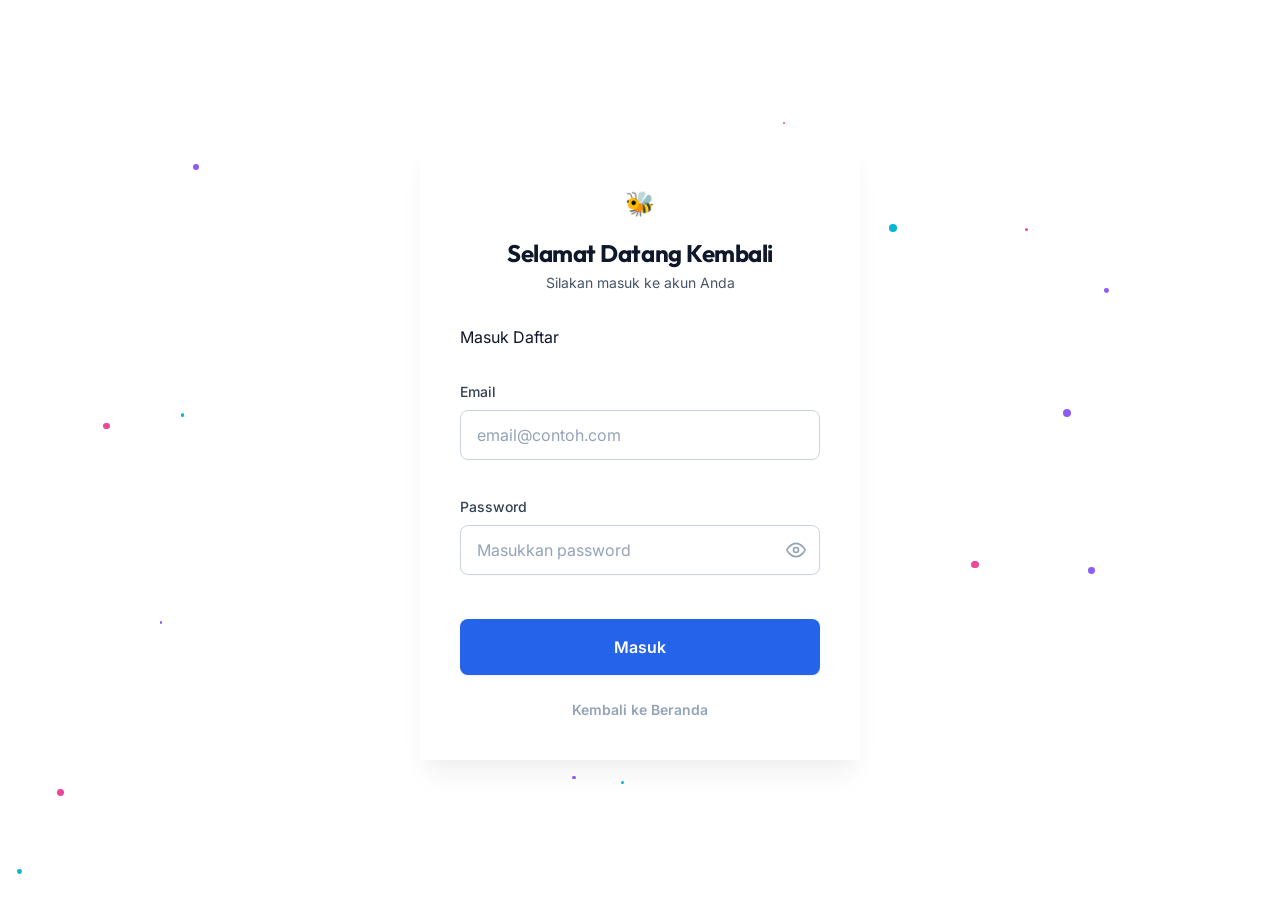
<file: auth.html>
<!DOCTYPE html>
<html lang="id">
<head>
  <meta charset="UTF-8">
  <meta name="viewport" content="width=device-width, initial-scale=1.0">
  <title>Masuk / Daftar - EventHive</title>
  
  <link rel="preconnect" href="https://fonts.googleapis.com">
  <link rel="preconnect" href="https://fonts.gstatic.com" crossorigin>
  <link href="https://fonts.googleapis.com/css2?family=Inter:wght@400;500;600;700&family=Outfit:wght@400;600;700;800&display=swap" rel="stylesheet">
  
  <link rel="stylesheet" href="css/variables.css">
  <link rel="stylesheet" href="css/base.css">
  <link rel="stylesheet" href="css/animations.css">
  <link rel="stylesheet" href="css/components.css">
  <link rel="stylesheet" href="css/auth.css">
</head>
<body>

  <div class="auth-page">
    <div class="hero-bg"></div>
    <div class="hero-particles" id="particles"></div>
    
    <div class="auth-card animate-scale-in">
      <div class="auth-logo">
        <div class="logo-icon mx-auto" style="width: 48px; height: 48px; background: var(--gradient-violet-cyan); border-radius: var(--radius-md); display: flex; align-items: center; justify-content: center; font-size: 24px; margin: 0 auto">🐝</div>
        <h2 id="auth-title" data-i18n="auth.login.title">Selamat Datang Kembali</h2>
        <p class="text-secondary">Silakan masuk ke akun Anda</p>
      </div>
      
      <div class="tabs">
        <button class="tab-btn active" id="tab-login">Masuk</button>
        <button class="tab-btn" id="tab-register">Daftar</button>
      </div>
      
      <!-- Login Form -->
      <form id="login-form" class="auth-form active-form">
        <div class="form-group">
          <label class="form-label">Email</label>
          <input type="email" id="login-email" class="form-input" placeholder="email@contoh.com" required>
        </div>
        <div class="form-group">
          <label class="form-label">Password</label>
          <div class="password-toggle">
            <input type="password" id="login-pwd" class="form-input" placeholder="Masukkan password" required>
            <button type="button" class="toggle-pwd-btn">
              <svg xmlns="http://www.w3.org/2000/svg" width="20" height="20" viewBox="0 0 24 24" fill="none" stroke="currentColor" stroke-width="2" stroke-linecap="round" stroke-linejoin="round"><path d="M1 12s4-8 11-8 11 8 11 8-4 8-11 8-11-8-11-8z"></path><circle cx="12" cy="12" r="3"></circle></svg>
            </button>
          </div>
        </div>
        <button type="submit" class="btn btn-primary" id="btn-login">Masuk</button>
      </form>
      
      <!-- Register Form -->
      <form id="register-form" class="auth-form" style="display: none;">
        <div class="form-group">
          <label class="form-label">Nama Lengkap</label>
          <input type="text" id="reg-name" class="form-input" placeholder="Nama sesuai KTP" required>
        </div>
        <div class="form-group">
          <label class="form-label">Email</label>
          <input type="email" id="reg-email" class="form-input" placeholder="email@contoh.com" required>
        </div>
        <div class="form-group">
          <label class="form-label">Password</label>
          <div class="password-toggle">
            <input type="password" id="reg-pwd" class="form-input" placeholder="Minimal 6 karakter" required minlength="6">
            <button type="button" class="toggle-pwd-btn">
              <svg xmlns="http://www.w3.org/2000/svg" width="20" height="20" viewBox="0 0 24 24" fill="none" stroke="currentColor" stroke-width="2"><path d="M1 12s4-8 11-8 11 8 11 8-4 8-11 8-11-8-11-8z"></path><circle cx="12" cy="12" r="3"></circle></svg>
            </button>
          </div>
        </div>
        <button type="submit" class="btn btn-primary" id="btn-register">Daftar Akun</button>
      </form>
      
      <div class="auth-footer">
        <a href="index.html">Kembali ke Beranda</a>
      </div>
    </div>
  </div>

  <script src="js/i18n.js"></script>
  <script src="js/navbar.js"></script> <!-- To get the toast functionality -->
  <script>
    document.addEventListener('DOMContentLoaded', () => {
      // Background Particles
      const particlesContainer = document.getElementById('particles');
      for (let i = 0; i < 20; i++) {
        const particle = document.createElement('div');
        particle.className = 'particle';
        const size = Math.random() * 6 + 2;
        particle.style.width = `${size}px`;
        particle.style.height = `${size}px`;
        const colors = ['#8b5cf6', '#06b6d4', '#ec4899'];
        particle.style.background = colors[Math.floor(Math.random() * colors.length)];
        particle.style.left = `${Math.random() * 100}%`;
        particle.style.top = `${Math.random() * 100}%`;
        particle.style.animationDuration = `${Math.random() * 10 + 10}s`;
        particle.style.animationDelay = `${Math.random() * 5}s`;
        particlesContainer.appendChild(particle);
      }

      // Tabs Logic
      const tabLogin = document.getElementById('tab-login');
      const tabRegister = document.getElementById('tab-register');
      const formLogin = document.getElementById('login-form');
      const formRegister = document.getElementById('register-form');
      const title = document.getElementById('auth-title');
      
      tabLogin.addEventListener('click', () => {
        tabLogin.classList.add('active');
        tabRegister.classList.remove('active');
        formLogin.style.display = 'flex';
        formRegister.style.display = 'none';
        title.textContent = 'Selamat Datang Kembali';
      });
      
      tabRegister.addEventListener('click', () => {
        tabRegister.classList.add('active');
        tabLogin.classList.remove('active');
        formRegister.style.display = 'flex';
        formLogin.style.display = 'none';
        title.textContent = 'Buat Akun Baru';
      });
      
      // Password Toggle
      document.querySelectorAll('.toggle-pwd-btn').forEach(btn => {
        btn.addEventListener('click', () => {
          const input = btn.previousElementSibling;
          if (input.type === 'password') {
            input.type = 'text';
            btn.innerHTML = '<svg xmlns="http://www.w3.org/2000/svg" width="20" height="20" viewBox="0 0 24 24" fill="none" stroke="currentColor" stroke-width="2"><path d="M17.94 17.94A10.07 10.07 0 0 1 12 20c-7 0-11-8-11-8a18.45 18.45 0 0 1 5.06-5.94M9.9 4.24A9.12 9.12 0 0 1 12 4c7 0 11 8 11 8a18.5 18.5 0 0 1-2.16 3.19m-6.72-1.07a3 3 0 1 1-4.24-4.24"></path><line x1="1" y1="1" x2="23" y2="23"></line></svg>';
          } else {
            input.type = 'password';
            btn.innerHTML = '<svg xmlns="http://www.w3.org/2000/svg" width="20" height="20" viewBox="0 0 24 24" fill="none" stroke="currentColor" stroke-width="2"><path d="M1 12s4-8 11-8 11 8 11 8-4 8-11 8-11-8-11-8z"></path><circle cx="12" cy="12" r="3"></circle></svg>';
          }
        });
      });

      // Redirect URL checking
      const urlParams = new URLSearchParams(window.location.search);
      const redirectUrl = urlParams.get('redirect') || 'dashboard.html';

      // Login/Register Logic
      const usersKey = 'eventhive_users';
      
      // Seed dummy user if not exists
      let users = JSON.parse(localStorage.getItem(usersKey) || '[]');
      if (users.length === 0) {
        users.push({
          id: 'usr_1',
          name: 'Demo Admin',
          email: 'admin@demo.com',
          password: 'password123'
        });
        localStorage.setItem(usersKey, JSON.stringify(users));
      }

      formLogin.addEventListener('submit', (e) => {
        e.preventDefault();
        const email = document.getElementById('login-email').value;
        const pwd = document.getElementById('login-pwd').value;
        const btn = document.getElementById('btn-login');
        
        btn.disabled = true;
        btn.innerHTML = '<div class="spinner spinner-sm" style="border-top-color: white"></div>';
        
        setTimeout(() => {
          users = JSON.parse(localStorage.getItem(usersKey) || '[]');
          const user = users.find(u => u.email === email && u.password === pwd);
          
          if (user) {
            localStorage.setItem('eventhive_session', JSON.stringify({id: user.id, name: user.name, email: user.email}));
            window.toast.show('Login berhasil!', 'success');
            setTimeout(() => {
              window.location.href = redirectUrl;
            }, 1000);
          } else {
            window.toast.show('Email atau password salah', 'error');
            btn.disabled = false;
            btn.textContent = 'Masuk';
          }
        }, 1000);
      });

      formRegister.addEventListener('submit', (e) => {
        e.preventDefault();
        const name = document.getElementById('reg-name').value;
        const email = document.getElementById('reg-email').value;
        const pwd = document.getElementById('reg-pwd').value;
        const btn = document.getElementById('btn-register');
        
        btn.disabled = true;
        btn.innerHTML = '<div class="spinner spinner-sm" style="border-top-color: white"></div>';
        
        setTimeout(() => {
          users = JSON.parse(localStorage.getItem(usersKey) || '[]');
          
          if (users.some(u => u.email === email)) {
            window.toast.show('Email sudah terdaftar', 'error');
            btn.disabled = false;
            btn.textContent = 'Daftar Akun';
            return;
          }
          
          const newUser = {
            id: 'usr_' + Date.now(),
            name,
            email,
            password: pwd
          };
          
          users.push(newUser);
          localStorage.setItem(usersKey, JSON.stringify(users));
          
          // Auto login
          localStorage.setItem('eventhive_session', JSON.stringify({id: newUser.id, name: newUser.name, email: newUser.email}));
          
          window.toast.show('Registrasi berhasil!', 'success');
          setTimeout(() => {
            window.location.href = redirectUrl;
          }, 1000);
        }, 1500);
      });
    });
  </script>
</body>
</html>
</file>
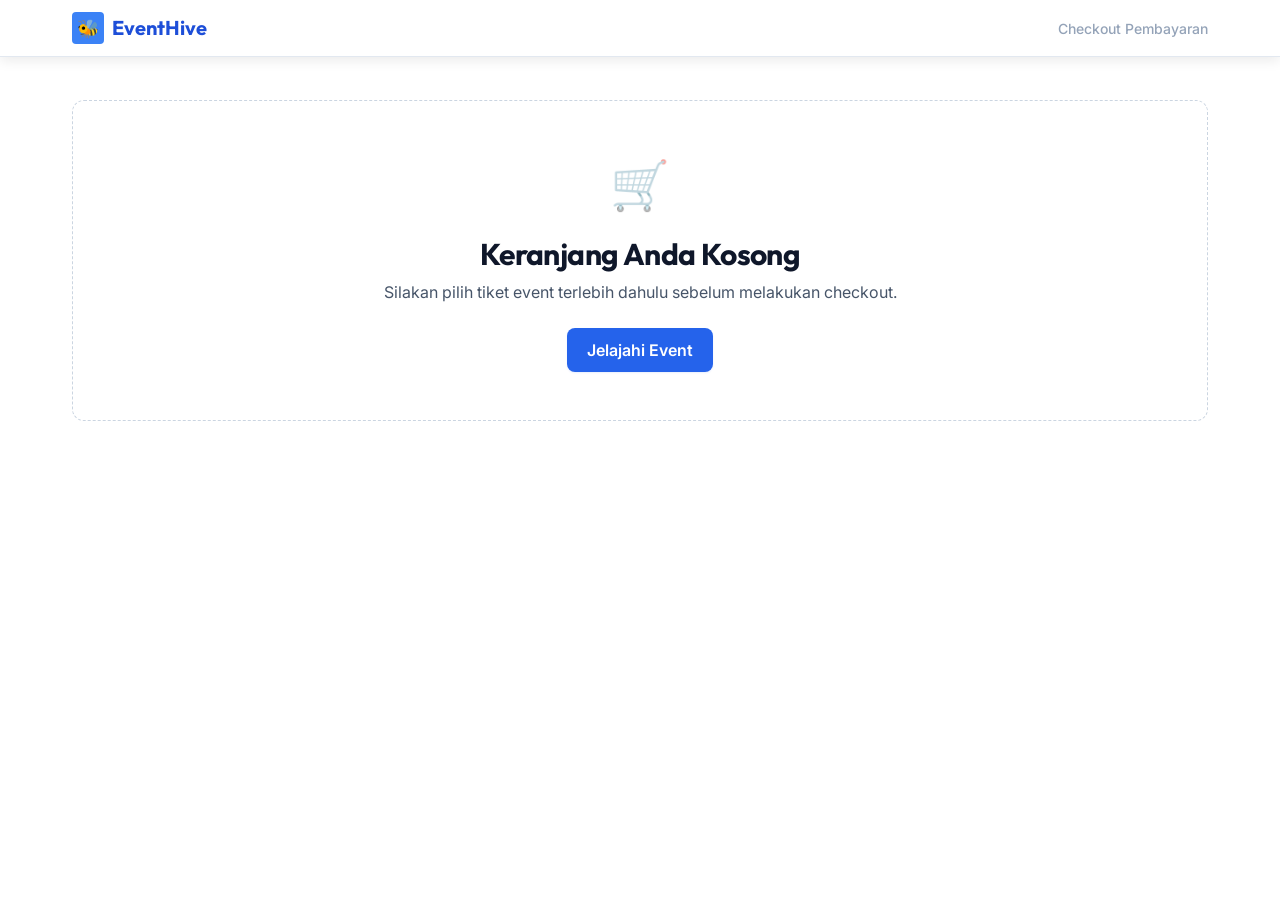
<file: checkout.html>
<!DOCTYPE html>
<html lang="id">
<head>
  <meta charset="UTF-8">
  <meta name="viewport" content="width=device-width, initial-scale=1.0">
  <title>Checkout - EventHive</title>
  
  <link rel="preconnect" href="https://fonts.googleapis.com">
  <link rel="preconnect" href="https://fonts.gstatic.com" crossorigin>
  <link href="https://fonts.googleapis.com/css2?family=Inter:wght@400;500;600;700&family=Outfit:wght@400;600;700;800&display=swap" rel="stylesheet">
  
  <link rel="stylesheet" href="css/variables.css">
  <link rel="stylesheet" href="css/base.css">
  <link rel="stylesheet" href="css/animations.css">
  <link rel="stylesheet" href="css/components.css">
  <link rel="stylesheet" href="css/navbar.css">
  <link rel="stylesheet" href="css/checkout.css">
</head>
<body>

  <!-- Navbar (Simple version for checkout) -->
  <nav class="navbar scrolled">
    <div class="container">
      <a href="index.html" class="navbar-logo">
        <div class="logo-icon">🐝</div>
        <span>EventHive</span>
      </a>
      <div style="font-size: var(--text-sm); color: var(--text-muted); font-weight: var(--fw-medium)">Checkout Pembayaran</div>
    </div>
  </nav>

  <main class="checkout-page page-content">
    <div class="container">
      
      <div class="checkout-layout">
        <!-- Form Area -->
        <div class="checkout-form-area animate-fade-in-up">
          <form id="checkout-form" class="checkout-form-card">
            <h2>Data Pembeli</h2>
            
            <div class="form-grid">
              <div class="form-group">
                <label class="form-label">Nama Lengkap <span class="required">*</span></label>
                <input type="text" id="buyer-name" class="form-input" placeholder="Masukkan nama sesuai KTP" required>
              </div>
              
              <div class="form-grid-2col">
                <div class="form-group">
                  <label class="form-label">Email <span class="required">*</span></label>
                  <input type="email" id="buyer-email" class="form-input" placeholder="email@contoh.com" required>
                </div>
                <div class="form-group">
                  <label class="form-label">Nomor WhatsApp <span class="required">*</span></label>
                  <input type="tel" id="buyer-phone" class="form-input" placeholder="0812xxxx" required>
                </div>
              </div>
            </div>
            
            <div class="payment-section mt-8">
              <h3>Metode Pembayaran</h3>
              
              <div class="payment-methods" id="payment-methods">
                <label class="payment-method selected">
                  <input type="radio" name="payment" value="BCA Virtual Account" checked class="sr-only">
                  <div class="payment-radio"></div>
                  <div class="payment-icon text-info">🏦</div>
                  <div class="payment-info">
                    <h4>BCA Virtual Account</h4>
                    <p>Pembayaran otomatis terverifikasi</p>
                  </div>
                </label>
                
                <label class="payment-method">
                  <input type="radio" name="payment" value="GoPay" class="sr-only">
                  <div class="payment-radio"></div>
                  <div class="payment-icon text-success">📱</div>
                  <div class="payment-info">
                    <h4>GoPay</h4>
                    <p>Potongan biaya admin khusus</p>
                  </div>
                </label>
                
                <label class="payment-method">
                  <input type="radio" name="payment" value="Kartu Kredit" class="sr-only">
                  <div class="payment-radio"></div>
                  <div class="payment-icon" style="color: var(--violet-400)">💳</div>
                  <div class="payment-info">
                    <h4>Kartu Kredit / Debit</h4>
                    <p>Visa, Mastercard, JCB</p>
                  </div>
                </label>
              </div>
            </div>
            
          </form>
        </div>
        
        <!-- Summary Sidebar -->
        <div class="checkout-sidebar animate-fade-in-left stagger-1">
          <div class="order-summary-card">
            <h3>Ringkasan Pesanan</h3>
            
            <div class="order-items" id="order-items-container">
              <!-- Rendered via JS -->
            </div>
            
            <div class="order-totals">
              <div class="order-total-row">
                <span>Subtotal Tiket</span>
                <span id="summary-subtotal">Rp 0</span>
              </div>
              <div class="order-total-row">
                <span>Biaya Layanan</span>
                <span>Rp 5.000</span>
              </div>
              <div class="order-total-row grand-total">
                <span>Total Pembayaran</span>
                <span id="summary-total" class="text-accent">Rp 0</span>
              </div>
            </div>
            
            <button type="button" id="btn-pay" class="btn btn-primary btn-lg mt-6" style="width: 100%">
              Bayar Sekarang
            </button>
            <p style="text-align:center; font-size:12px; color:var(--text-muted); margin-top:12px;">Selesaikan pembayaran dalam waktu 15:00</p>
          </div>
        </div>
      </div>
      
    </div>
  </main>

  <script src="js/i18n.js"></script>
  <script src="js/animations.js"></script>
  <script src="js/cart.js"></script>
  
  <script>
    document.addEventListener('DOMContentLoaded', () => {
      // Setup Payment Selection Visuals
      const paymentLabels = document.querySelectorAll('.payment-method');
      const paymentRadios = document.querySelectorAll('input[name="payment"]');
      
      paymentRadios.forEach(radio => {
        radio.addEventListener('change', () => {
          paymentLabels.forEach(l => l.classList.remove('selected'));
          if (radio.checked) {
            radio.closest('.payment-method').classList.add('selected');
          }
        });
      });
      
      // Load Cart Data
      window.cart.load();
      const items = window.cart.items;
      
      if (items.length === 0) {
        document.querySelector('.checkout-layout').innerHTML = `
          <div class="empty-state reveal" style="grid-column: 1 / -1">
            <div class="empty-icon">🛒</div>
            <h3>Keranjang Anda Kosong</h3>
            <p class="text-secondary mb-6">Silakan pilih tiket event terlebih dahulu sebelum melakukan checkout.</p>
            <a href="events.html" class="btn btn-primary">Jelajahi Event</a>
          </div>
        `;
        return;
      }
      
      // Render Order Items
      const container = document.getElementById('order-items-container');
      const subtotalVal = document.getElementById('summary-subtotal');
      const totalVal = document.getElementById('summary-total');
      
      let html = '';
      items.forEach(item => {
        html += `
          <div class="order-item">
            <div class="order-item-image">
              <img src="${item.eventImage}" alt="${item.eventTitle}" onerror="this.src='https://images.unsplash.com/photo-1492684223066-81342ee5ff30?auto=format&fit=crop&w=200&q=80'">
            </div>
            <div class="order-item-info">
              <h4>${item.eventTitle}</h4>
              <div class="item-tier">${item.tierName}</div>
              <div class="item-qty">${item.qty} Tiket @ ${window.cart.formatCurrency(item.price)}</div>
            </div>
            <div class="order-item-price">
              ${window.cart.formatCurrency(item.price * item.qty)}
            </div>
          </div>
        `;
      });
      
      container.innerHTML = html;
      
      const subtotal = window.cart.getSubtotal();
      const serviceFee = 5000;
      const total = subtotal + serviceFee;
      
      subtotalVal.textContent = window.cart.formatCurrency(subtotal);
      totalVal.textContent = window.cart.formatCurrency(total);
      
      // Handle Payment Process
      const btnPay = document.getElementById('btn-pay');
      const form = document.getElementById('checkout-form');
      
      btnPay.addEventListener('click', () => {
        if (!form.checkValidity()) {
          form.reportValidity();
          return;
        }
        
        btnPay.innerHTML = '<div class="spinner spinner-sm" style="border-top-color: white"></div> Memproses...';
        btnPay.disabled = true;
        
        // Simulate API Processing
        setTimeout(() => {
          // Save Order Data
          const orderId = 'ORD-' + Math.floor(Math.random() * 1000000);
          const paymentMethod = document.querySelector('input[name="payment"]:checked').value;
          
          const order = {
            orderId,
            date: new Date().toISOString(),
            buyer: {
              name: document.getElementById('buyer-name').value,
              email: document.getElementById('buyer-email').value,
              phone: document.getElementById('buyer-phone').value
            },
            items: items,
            subtotal,
            serviceFee,
            total,
            paymentMethod,
            status: 'completed'
          };
          
          let orders = [];
          try {
            orders = JSON.parse(localStorage.getItem('eventhive_orders')) || [];
          } catch(e) {}
          
          orders.push(order);
          localStorage.setItem('eventhive_orders', JSON.stringify(orders));
          
          // Clear cart
          window.cart.clear();
          
          // Redirect
          window.location.href = `confirmation.html?id=${orderId}`;
        }, 1500);
      });
    });
  </script>
</body>
</html>
</file>
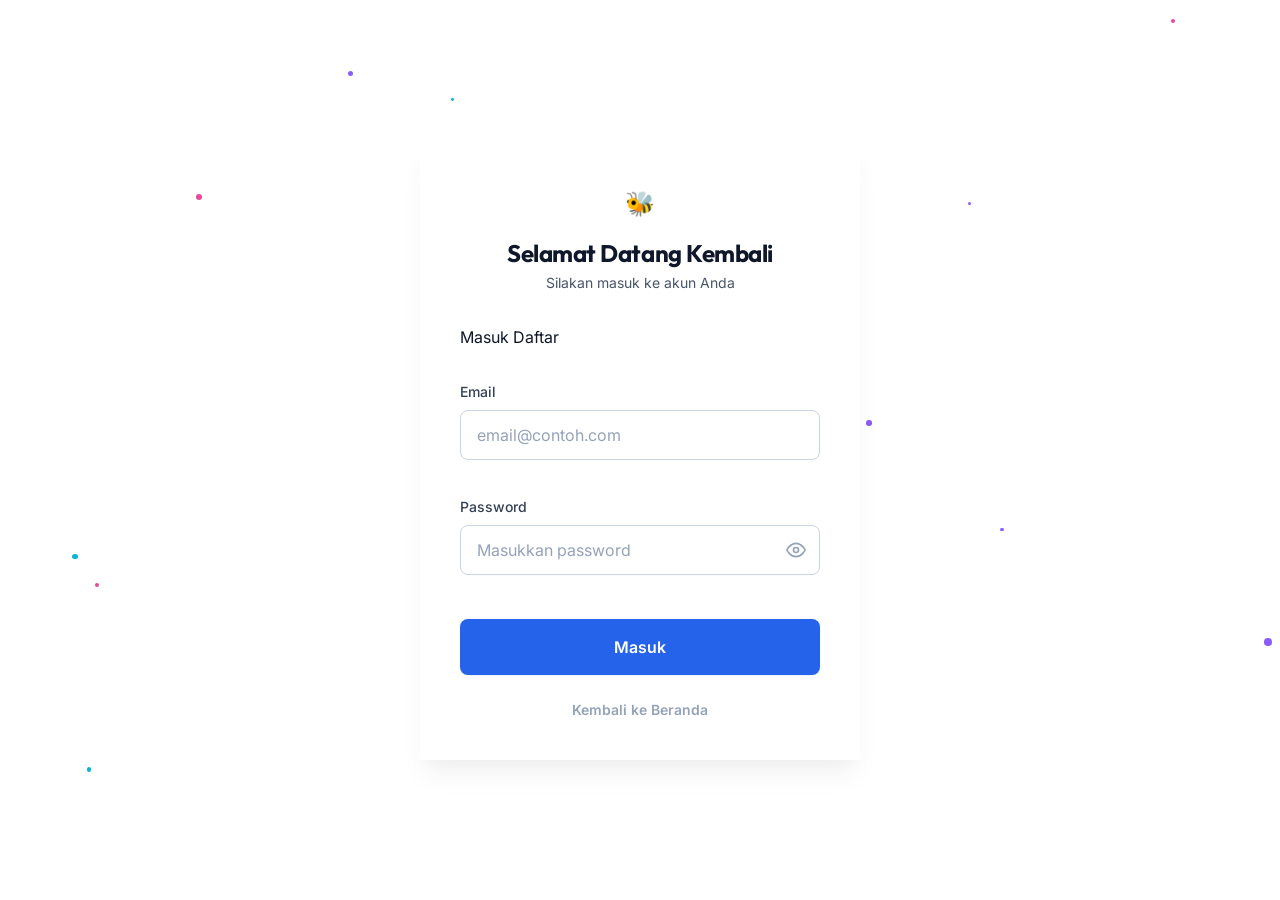
<file: create-event.html>
<!DOCTYPE html>
<html lang="id">
<head>
  <meta charset="UTF-8">
  <meta name="viewport" content="width=device-width, initial-scale=1.0">
  <title>Buat Event Baru - EventHive</title>
  
  <link rel="preconnect" href="https://fonts.googleapis.com">
  <link rel="preconnect" href="https://fonts.gstatic.com" crossorigin>
  <link href="https://fonts.googleapis.com/css2?family=Inter:wght@400;500;600;700&family=Outfit:wght@400;600;700;800&display=swap" rel="stylesheet">
  
  <link rel="stylesheet" href="css/variables.css">
  <link rel="stylesheet" href="css/base.css">
  <link rel="stylesheet" href="css/animations.css">
  <link rel="stylesheet" href="css/components.css">
  <link rel="stylesheet" href="css/navbar.css">
  <link rel="stylesheet" href="css/create.css">
</head>
<body>

  <!-- Navbar -->
  <nav class="navbar scrolled">
    <div class="container">
      <a href="index.html" class="navbar-logo">
        <div class="logo-icon">🐝</div>
        <span>EventHive</span>
      </a>
      
      <div class="navbar-actions">
        <a href="dashboard.html" class="btn btn-sm btn-outline">Batal</a>
      </div>
    </div>
  </nav>

  <main class="create-page page-content">
    <div class="container" style="max-width: 800px">
      
      <div class="create-header animate-fade-in-up">
        <h1>Buat Event Baru</h1>
        <p class="text-secondary">Isi detail event Anda. Event yang diajukan akan melalui proses verifikasi oleh tim kami sebelum dipublikasikan.</p>
      </div>
      
      <div class="create-stepper mb-8">
        <div class="step active">1. Detail Event</div>
        <div class="step-divider"></div>
        <div class="step">2. Lokasi & Waktu</div>
        <div class="step-divider"></div>
        <div class="step">3. Tiket</div>
      </div>
      
      <form id="create-form" class="create-card animate-fade-in-up stagger-1">
        
        <!-- Step 1 -->
        <div id="step-1" class="form-step active">
          <h3>Informasi Dasar</h3>
          
          <div class="form-group">
            <label class="form-label">Nama Event</label>
            <input type="text" id="ev-name" class="form-input" placeholder="Contoh: Konser Musik Jakarta 2026" required>
          </div>
          
          <div class="form-grid-2col">
            <div class="form-group">
              <label class="form-label">Kategori</label>
              <select id="ev-category" class="form-input" required>
                <option value="Musik">Musik</option>
                <option value="Workshop">Workshop</option>
                <option value="Seminar">Seminar</option>
                <option value="Festival">Festival</option>
                <option value="Olahraga">Olahraga</option>
                <option value="Seni & Budaya">Seni & Budaya</option>
              </select>
            </div>
            <div class="form-group">
              <label class="form-label">Nama Penyelenggara / Organizer</label>
              <input type="text" id="ev-org" class="form-input" placeholder="Nama perusahaan atau komunitas" required>
            </div>
          </div>
          
          <div class="form-group">
            <label class="form-label">Deskripsi Lengkap Event</label>
            <textarea id="ev-desc" class="form-input" rows="5" placeholder="Ceritakan detail event, bintang tamu, aturan, dll..." required></textarea>
          </div>
          
          <div class="form-actions mt-6" style="justify-content: flex-end">
            <button type="button" class="btn btn-primary btn-next">Selanjutnya</button>
          </div>
        </div>
        
        <!-- Step 2 -->
        <div id="step-2" class="form-step" style="display: none">
          <h3>Lokasi & Waktu Pelaksanaan</h3>
          
          <div class="form-group">
            <label class="form-label">Tanggal Pelaksanaan</label>
            <input type="date" id="ev-date" class="form-input" required>
          </div>
          
          <div class="form-group">
            <label class="form-label">Waktu (Jam Mulai - Selesai)</label>
            <input type="text" id="ev-time" class="form-input" placeholder="Contoh: 18:00 - 22:00 WIB" required>
          </div>
          
          <div class="form-group">
            <label class="form-label">Nama Tempat / Venue</label>
            <input type="text" id="ev-venue" class="form-input" placeholder="Contoh: Gelora Bung Karno" required>
          </div>
          
          <div class="form-group">
            <label class="form-label">Kota</label>
            <input type="text" id="ev-location" class="form-input" placeholder="Contoh: Jakarta, Indonesia" required>
          </div>
          
          <div class="form-actions mt-6">
            <button type="button" class="btn btn-outline btn-prev">Kembali</button>
            <button type="button" class="btn btn-primary btn-next">Selanjutnya</button>
          </div>
        </div>
        
        <!-- Step 3 -->
        <div id="step-3" class="form-step" style="display: none">
          <h3>Kategori Tiket</h3>
          <p class="text-sm text-secondary mb-4">Buat minimal 1 kategori tiket. Event akan ditinjau dalam 1x24 jam.</p>
          
          <div id="tickets-container">
            <!-- Initial Ticket -->
            <div class="ticket-entry-card">
              <div class="form-grid-2col">
                <div class="form-group">
                  <label class="form-label">Nama Kategori (Tiers)</label>
                  <input type="text" class="form-input t-name" placeholder="Contoh: VIP" required>
                </div>
                <div class="form-group">
                  <label class="form-label">Harga (Rp) - Isi 0 jika Gratis</label>
                  <input type="number" class="form-input t-price" placeholder="Contoh: 500000" min="0" required>
                </div>
              </div>
              <div class="form-group mb-0">
                <label class="form-label">Kuota Tiket</label>
                <input type="number" class="form-input t-stock" placeholder="Jumlah tiket yang dijual" min="1" required>
              </div>
            </div>
          </div>
          
          <button type="button" id="btn-add-ticket" class="btn btn-outline btn-sm mt-4">+ Tambah Kategori Tiket Lain</button>
          
          <div class="alert alert-warning mt-6">
            <strong>Perhatian:</strong> Dengan klik "Ajukan Event", Anda menyetujui syarat & ketentuan dan memastikan bahwa event ini adalah valid. Tim kami akan melakukan verifikasi sebelum tayang.
          </div>
          
          <div class="form-actions mt-6">
            <button type="button" class="btn btn-outline btn-prev">Kembali</button>
            <button type="submit" id="btn-submit" class="btn btn-primary">Ajukan Event</button>
          </div>
        </div>
        
      </form>
    </div>
  </main>

  <script src="js/i18n.js"></script>
  <script src="js/navbar.js"></script>
  
  <script>
    document.addEventListener('DOMContentLoaded', () => {
      // Check Auth
      const sessionStr = localStorage.getItem('eventhive_session');
      if (!sessionStr) {
        window.location.href = 'auth.html?redirect=create-event.html';
        return;
      }
      
      const user = JSON.parse(sessionStr);
      
      // Multi-step form logic
      let currentStep = 1;
      const steps = [
        document.getElementById('step-1'),
        document.getElementById('step-2'),
        document.getElementById('step-3')
      ];
      const stepIndicators = document.querySelectorAll('.step');
      
      function showStep(stepIndex) {
        steps.forEach((s, idx) => {
          s.style.display = (idx + 1 === stepIndex) ? 'block' : 'none';
        });
        
        stepIndicators.forEach((ind, idx) => {
          if (idx + 1 === stepIndex) {
            ind.classList.add('active');
          } else if (idx + 1 < stepIndex) {
            ind.classList.add('active'); // completed
          } else {
            ind.classList.remove('active');
          }
        });
        
        // Scroll to top
        window.scrollTo({ top: 0, behavior: 'smooth' });
      }
      
      // Next/Prev Buttons
      document.querySelectorAll('.btn-next').forEach(btn => {
        btn.addEventListener('click', () => {
          // Validate current step fields
          const inputs = steps[currentStep - 1].querySelectorAll('input[required], select[required], textarea[required]');
          let isValid = true;
          inputs.forEach(input => {
            if (!input.checkValidity()) {
              input.reportValidity();
              isValid = false;
            }
          });
          
          if (isValid && currentStep < 3) {
            currentStep++;
            showStep(currentStep);
          }
        });
      });
      
      document.querySelectorAll('.btn-prev').forEach(btn => {
        btn.addEventListener('click', () => {
          if (currentStep > 1) {
            currentStep--;
            showStep(currentStep);
          }
        });
      });
      
      // Add Ticket dynamic fields
      const tContainer = document.getElementById('tickets-container');
      document.getElementById('btn-add-ticket').addEventListener('click', () => {
        const div = document.createElement('div');
        div.className = 'ticket-entry-card mt-4';
        div.innerHTML = `
          <div class="flex justify-between" style="display:flex; justify-content:space-between; margin-bottom:12px">
            <h4 style="font-size:14px; margin:0">Kategori Tiket Tambahan</h4>
            <button type="button" class="btn-remove-ticket" style="background:none; border:none; color:var(--text-error); cursor:pointer; font-size:12px">Hapus</button>
          </div>
          <div class="form-grid-2col">
            <div class="form-group">
              <label class="form-label">Nama Kategori</label>
              <input type="text" class="form-input t-name" placeholder="Contoh: Normal" required>
            </div>
            <div class="form-group">
              <label class="form-label">Harga (Rp)</label>
              <input type="number" class="form-input t-price" placeholder="Contoh: 300000" min="0" required>
            </div>
          </div>
          <div class="form-group mb-0">
            <label class="form-label">Kuota Tiket</label>
            <input type="number" class="form-input t-stock" placeholder="Jumlah tiket yang dijual" min="1" required>
          </div>
        `;
        tContainer.appendChild(div);
        
        div.querySelector('.btn-remove-ticket').addEventListener('click', () => {
          div.remove();
        });
      });
      
      // Form Submit
      document.getElementById('create-form').addEventListener('submit', (e) => {
        e.preventDefault();
        
        const btn = document.getElementById('btn-submit');
        btn.disabled = true;
        btn.innerHTML = '<div class="spinner spinner-sm" style="border-top-color: white"></div>';
        
        // Collect Data
        setTimeout(() => {
          // Parse tiers
          const tierElements = document.querySelectorAll('.ticket-entry-card');
          const tiers = [];
          tierElements.forEach(t => {
            tiers.push({
              name: t.querySelector('.t-name').value,
              price: parseInt(t.querySelector('.t-price').value),
              stock: parseInt(t.querySelector('.t-stock').value),
              benefits: []
            });
          });
          
          const newEvent = {
            id: 'evt_user_' + Date.now(),
            userId: user.id,
            title: document.getElementById('ev-name').value,
            category: document.getElementById('ev-category').value,
            organizer: document.getElementById('ev-org').value,
            description: document.getElementById('ev-desc').value,
            date: document.getElementById('ev-date').value,
            time: document.getElementById('ev-time').value,
            venue: document.getElementById('ev-venue').value,
            location: document.getElementById('ev-location').value,
            // Provide a random placeholder image based on category
            image: "https://images.unsplash.com/photo-1540575467063-178a50c2df87?auto=format&fit=crop&w=800&q=80",
            status: "pending", // MUST BE PENDING (Verification feature)
            trending: false,
            tiers: tiers,
            rundown: [] // default empty
          };
          
          // Save to localStorage
          const allEvents = JSON.parse(localStorage.getItem('eventhive_events') || '[]');
          allEvents.push(newEvent);
          localStorage.setItem('eventhive_events', JSON.stringify(allEvents));
          
          window.toast.show('Event berhasil diajukan! Menunggu verifikasi admin.', 'success');
          
          setTimeout(() => {
            window.location.href = 'dashboard.html';
          }, 2000);
          
        }, 1500);
      });
    });
  </script>
</body>
</html>
</file>
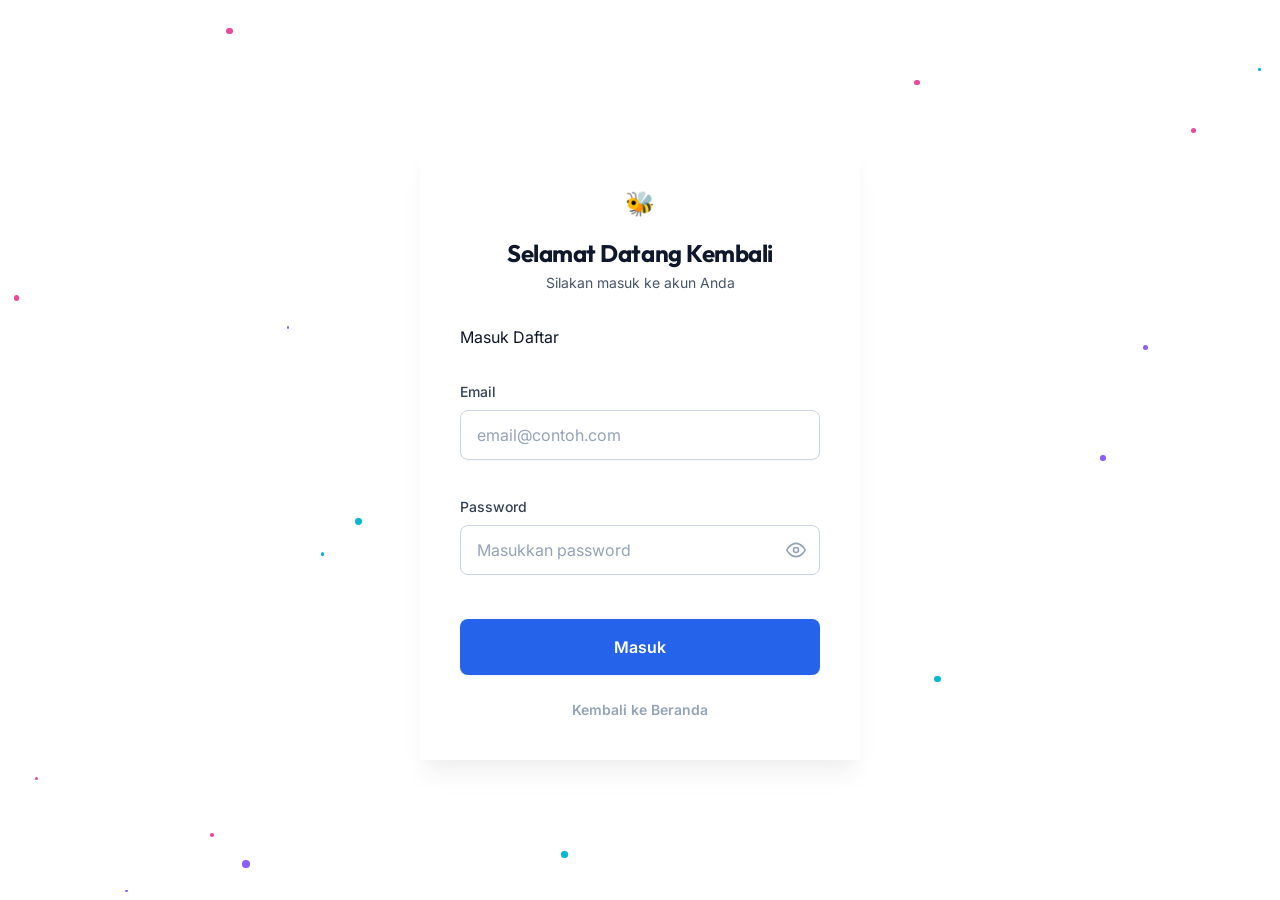
<file: dashboard.html>
<!DOCTYPE html>
<html lang="id">
<head>
  <meta charset="UTF-8">
  <meta name="viewport" content="width=device-width, initial-scale=1.0">
  <title>Dashboard Pemilik Event - EventHive</title>
  
  <link rel="preconnect" href="https://fonts.googleapis.com">
  <link rel="preconnect" href="https://fonts.gstatic.com" crossorigin>
  <link href="https://fonts.googleapis.com/css2?family=Inter:wght@400;500;600;700&family=Outfit:wght@400;600;700;800&display=swap" rel="stylesheet">
  
  <link rel="stylesheet" href="css/variables.css">
  <link rel="stylesheet" href="css/base.css">
  <link rel="stylesheet" href="css/animations.css">
  <link rel="stylesheet" href="css/components.css">
  <link rel="stylesheet" href="css/navbar.css">
  <link rel="stylesheet" href="css/dashboard.css">
</head>
<body>

  <!-- Navbar -->
  <nav class="navbar">
    <div class="container">
      <div class="navbar-left">
        <!-- Mobile Menu Toggle -->
        <button class="mobile-toggle" aria-label="Menu">
          <div class="hamburger">
            <span></span>
            <span></span>
            <span></span>
          </div>
        </button>
        <a href="index.html" class="navbar-logo">
          <div class="logo-icon">
            <svg xmlns="http://www.w3.org/2000/svg" width="20" height="20" viewBox="0 0 24 24" fill="none" stroke="white" stroke-width="2.5"><path d="M4 15s1-1 4-1 5 2 8 2 4-1 4-1V3s-1 1-4 1-5-2-8-2-4 1-4 1z"></path><line x1="4" y1="22" x2="4" y2="15"></line></svg>
          </div>
          <span>EventHive</span>
        </a>
        
        <div class="navbar-links">
          <a href="index.html" class="nav-link" data-i18n="nav.home">Beranda</a>
          <a href="events.html" class="nav-link" data-i18n="nav.events">Jelajahi</a>
          <a href="auth.html?redirect=create-event.html" class="nav-link nav-create-link" data-i18n="nav.create">Buat Event</a>
        </div>
      </div>
      
      <div class="navbar-right">
        <!-- Navbar Search (desktop only) -->
        <form action="events.html" method="GET" class="navbar-search">
          <svg xmlns="http://www.w3.org/2000/svg" width="16" height="16" viewBox="0 0 24 24" fill="none" stroke="currentColor" stroke-width="2"><circle cx="11" cy="11" r="8"></circle><line x1="21" y1="21" x2="16.65" y2="16.65"></line></svg>
          <input type="text" id="navbar-search-input" name="q" placeholder="Cari event, artis, kota...">
        </form>
        
        <div class="navbar-actions">
          <!-- Mobile Search Icon -->
          <button class="mobile-icon-btn mobile-only-icon" aria-label="Search">
            <svg xmlns="http://www.w3.org/2000/svg" width="20" height="20" viewBox="0 0 24 24" fill="none" stroke="currentColor" stroke-width="2"><circle cx="11" cy="11" r="8"></circle><line x1="21" y1="21" x2="16.65" y2="16.65"></line></svg>
          </button>

          <!-- Language Toggle -->
          <div class="lang-toggle">
            <button class="lang-option active" data-lang="id">ID</button>
            <button class="lang-option" data-lang="en">EN</button>
          </div>
          
          <!-- Cart -->
          <a href="checkout.html" class="cart-btn" aria-label="Cart">
            <svg xmlns="http://www.w3.org/2000/svg" width="20" height="20" viewBox="0 0 24 24" fill="none" stroke="currentColor" stroke-width="2" stroke-linecap="round" stroke-linejoin="round"><circle cx="9" cy="21" r="1"></circle><circle cx="20" cy="21" r="1"></circle><path d="M1 1h4l2.68 13.39a2 2 0 0 0 2 1.61h9.72a2 2 0 0 0 2-1.61L23 6H6"></path></svg>
            <span class="cart-badge">1</span>
          </a>
          
          <!-- Mobile Profile Icon -->
          <a href="auth.html" class="mobile-icon-btn mobile-only-icon" aria-label="Profile">
            <svg xmlns="http://www.w3.org/2000/svg" width="20" height="20" viewBox="0 0 24 24" fill="none" stroke="currentColor" stroke-width="2"><path d="M20 21v-2a4 4 0 0 0-4-4H8a4 4 0 0 0-4 4v2"></path><circle cx="12" cy="7" r="4"></circle></svg>
          </a>
          
          <!-- Login / Profile (Desktop) -->
          <a href="auth.html" class="btn btn-sm btn-primary nav-login-link" data-i18n="nav.login">Masuk / Daftar</a>
          
          <div class="profile-container hidden" style="position: relative;">
            <button class="profile-btn"><svg xmlns="http://www.w3.org/2000/svg" width="20" height="20" viewBox="0 0 24 24" fill="none" stroke="currentColor" stroke-width="2"><path d="M20 21v-2a4 4 0 0 0-4-4H8a4 4 0 0 0-4 4v2"></path><circle cx="12" cy="7" r="4"></circle></svg></button>
            <div class="profile-dropdown">
              <a href="dashboard.html">
                <svg xmlns="http://www.w3.org/2000/svg" width="16" height="16" viewBox="0 0 24 24" fill="none" stroke="currentColor" stroke-width="2"><rect x="3" y="3" width="7" height="7"></rect><rect x="14" y="3" width="7" height="7"></rect><rect x="14" y="14" width="7" height="7"></rect><rect x="3" y="14" width="7" height="7"></rect></svg>
                <span data-i18n="nav.dashboard">Dashboard</span>
              </a>
              <div class="dropdown-divider"></div>
              <button class="logout-btn">
                <svg xmlns="http://www.w3.org/2000/svg" width="16" height="16" viewBox="0 0 24 24" fill="none" stroke="currentColor" stroke-width="2"><path d="M9 21H5a2 2 0 0 1-2-2V5a2 2 0 0 1 2-2h4"></path><polyline points="16 17 21 12 16 7"></polyline><line x1="21" y1="12" x2="9" y2="12"></line></svg>
                <span data-i18n="nav.logout">Keluar</span>
              </button>
            </div>
          </div>
        </div>
      </div>
    </div>
  </nav>

  <!-- Mobile Menu -->
  <div class="mobile-menu">
    <a href="index.html" class="nav-link" data-i18n="nav.home">Beranda</a>
    <a href="events.html" class="nav-link" data-i18n="nav.events">Jelajahi</a>
    <a href="auth.html?redirect=create-event.html" class="nav-link nav-create-link" data-i18n="nav.create">Buat Event</a>
    <div class="mobile-actions">
      <a href="auth.html" class="btn btn-primary nav-login-link" style="width: 100%" data-i18n="nav.login">Masuk / Daftar</a>
      <button class="btn btn-outline logout-btn profile-container hidden" style="width: 100%" data-i18n="nav.logout">Keluar</button>
    </div>
  </div>

  <main class="dashboard-page page-content">
    <div class="container">
      
      <div class="dashboard-header reveal">
        <div>
          <h1 id="welcome-msg">Halo, Kreator!</h1>
          <p>Kelola event Anda dan pantau penjualan tiket</p>
        </div>
        <a href="create-event.html" class="btn btn-primary">
          <svg xmlns="http://www.w3.org/2000/svg" width="18" height="18" viewBox="0 0 24 24" fill="none" stroke="currentColor" stroke-width="2"><line x1="12" y1="5" x2="12" y2="19"></line><line x1="5" y1="12" x2="19" y2="12"></line></svg>
          Buat Event Baru
        </a>
      </div>
      
      <!-- Stats -->
      <div class="dashboard-stats reveal stagger-1">
        <div class="dash-stat-card">
          <div class="dash-stat-icon violet">📅</div>
          <div class="dash-stat-info">
            <h4>Total Event</h4>
            <div class="dash-stat-val" id="stat-my-events">0</div>
          </div>
        </div>
        <div class="dash-stat-card">
          <div class="dash-stat-icon cyan">🎟️</div>
          <div class="dash-stat-info">
            <h4>Tiket Terjual</h4>
            <div class="dash-stat-val" id="stat-my-tickets">0</div>
          </div>
        </div>
        <div class="dash-stat-card">
          <div class="dash-stat-icon success">💰</div>
          <div class="dash-stat-info">
            <h4>Pendapatan Kotor</h4>
            <div class="dash-stat-val text-success" id="stat-my-revenue" style="font-size: var(--text-lg)">Rp 0</div>
          </div>
        </div>
        <div class="dash-stat-card">
          <div class="dash-stat-icon warning">⏳</div>
          <div class="dash-stat-info">
            <h4>Status Verifikasi</h4>
            <div class="dash-stat-val" id="stat-my-pending" style="font-size: var(--text-lg)">0 Menunggu</div>
          </div>
        </div>
      </div>
      
      <div class="dashboard-layout">
        <!-- Main: Event List -->
        <div class="dash-main reveal stagger-2">
          <div class="dash-card">
            <div class="dash-card-header">
              <h3>Daftar Event Saya</h3>
            </div>
            
            <div class="dash-event-list" id="my-events-container">
              <!-- Rendered via JS -->
            </div>
          </div>
        </div>
        
        <!-- Sidebar: Withdraw -->
        <div class="dash-sidebar reveal-left stagger-3">
          <div class="dash-card">
            <div class="dash-card-header">
              <h3>Tarik Dana</h3>
            </div>
            
            <div class="withdraw-balance">
              <h4>Saldo Tersedia</h4>
              <div class="balance-amount" id="balance-val">Rp 0</div>
            </div>
            
            <form id="withdraw-form" class="form-group mt-4">
              <label class="form-label">Nominal Penarikan</label>
              <input type="number" id="wd-amount" class="form-input mb-3" placeholder="Minimal Rp 50.000" min="50000" required>
              
              <label class="form-label">Rekening Bank Tujuan</label>
              <select id="wd-bank" class="form-input mb-3" required>
                <option value="BCA">BCA - Bank Central Asia</option>
                <option value="Mandiri">Mandiri</option>
                <option value="BNI">BNI</option>
                <option value="BRI">BRI</option>
              </select>
              <input type="text" id="wd-account" class="form-input mb-4" placeholder="Nomor Rekening" required>
              
              <button type="submit" id="btn-withdraw" class="btn btn-primary" style="width: 100%">Tarik Dana</button>
            </form>
            
            <div class="withdraw-history">
              <h4 class="mb-4" style="font-size: var(--text-sm); color: var(--text-muted)">Riwayat Penarikan</h4>
              <div class="withdraw-history-list" id="wd-history-container">
                <!-- Rendered via JS -->
                <div class="text-center text-muted" style="font-size: 12px">Belum ada riwayat penarikan</div>
              </div>
            </div>
          </div>
        </div>
      </div>
      
    </div>
  </main>

  <script src="js/i18n.js"></script>
  <script src="js/navbar.js"></script>
  <script src="js/animations.js"></script>
  <script src="js/cart.js"></script>
  <script src="js/events.js"></script>
  
  <script>
    document.addEventListener('DOMContentLoaded', () => {
      // Check Auth
      const sessionStr = localStorage.getItem('eventhive_session');
      if (!sessionStr) {
        window.location.href = 'auth.html?redirect=dashboard.html';
        return;
      }
      
      const user = JSON.parse(sessionStr);
      document.getElementById('welcome-msg').textContent = `Halo, ${user.name}!`;
      document.getElementById('user-initial').textContent = user.name.charAt(0).toUpperCase();
      
      // Setup Data
      const myEvents = window.api.getEventsByUser(user.id);
      
      // Fake some stats based on dummy events for the demo if user has no events yet
      // To make the dashboard look active, let's assign a random mock event to this user if they just registered
      if (myEvents.length === 0) {
        const allEvents = window.api.getAllEvents();
        // Give them ownership of evt_1 just for demo purposes
        const demoEventIndex = allEvents.findIndex(e => e.id === 'evt_1');
        if (demoEventIndex > -1) {
          allEvents[demoEventIndex].userId = user.id;
          localStorage.setItem('eventhive_events', JSON.stringify(allEvents));
          myEvents.push(allEvents[demoEventIndex]);
        }
      }
      
      let totalTickets = 0;
      let totalRevenue = 0;
      let pendingCount = 0;
      
      // Render Events
      const container = document.getElementById('my-events-container');
      
      if (myEvents.length === 0) {
        container.innerHTML = `
          <div class="empty-state">
            <div class="empty-icon">📝</div>
            <h3>Belum Ada Event</h3>
            <p class="text-secondary mb-4">Anda belum membuat event apapun. Mulai buat event pertama Anda sekarang!</p>
          </div>
        `;
      } else {
        let html = '';
        myEvents.forEach(e => {
          // Calculate fake sales based on stock vs original stock (assumed to be 50% sold for demo)
          const isPending = e.status === 'pending';
          if (isPending) pendingCount++;
          
          let soldTickets = 0;
          let revenue = 0;
          
          if (!isPending) {
            e.tiers.forEach(t => {
              // Simulated logic: 50% sold
              const sold = Math.floor(t.stock * 1); // just a fake number
              soldTickets += sold;
              revenue += sold * t.price;
            });
            totalTickets += soldTickets;
            totalRevenue += revenue;
          }
          
          let badgeClass = isPending ? 'badge-warning' : 'badge-success';
          let statusText = isPending ? 'Menunggu Verifikasi' : 'Aktif';
          
          html += `
            <div class="dash-event-item">
              <div class="dash-event-img">
                <img src="${e.image}" alt="${e.title}" onerror="this.src='https://images.unsplash.com/photo-1492684223066-81342ee5ff30?auto=format&fit=crop&w=200&q=80'">
              </div>
              <div class="dash-event-info">
                <h4>${e.title}</h4>
                <div class="dash-event-meta">
                  <span>${window.api.formatDate(e.date)}</span>
                  <span>•</span>
                  <span>${soldTickets} Terjual</span>
                  <span>•</span>
                  <span class="text-success">${window.cart.formatCurrency(revenue)}</span>
                </div>
              </div>
              <div class="dash-event-actions">
                <span class="badge ${badgeClass}">${statusText}</span>
                ${isPending ? `<button class="btn btn-sm btn-outline verify-btn" data-id="${e.id}" title="Simulasi Admin Approve">Simulasi Approve</button>` : ''}
              </div>
            </div>
          `;
        });
        container.innerHTML = html;
        
        // Setup Simulasi Approve
        document.querySelectorAll('.verify-btn').forEach(btn => {
          btn.addEventListener('click', (e) => {
            const id = btn.getAttribute('data-id');
            const all = window.api.getAllEvents();
            const idx = all.findIndex(ev => ev.id === id);
            if (idx > -1) {
              all[idx].status = 'approved';
              localStorage.setItem('eventhive_events', JSON.stringify(all));
              window.toast.show('Event berhasil diverifikasi dan dipublish!', 'success');
              setTimeout(() => location.reload(), 1500);
            }
          });
        });
      }
      
      // Update Stats
      document.getElementById('stat-my-events').textContent = myEvents.length;
      document.getElementById('stat-my-tickets').textContent = totalTickets;
      document.getElementById('stat-my-revenue').textContent = window.cart.formatCurrency(totalRevenue);
      document.getElementById('stat-my-pending').textContent = `${pendingCount} Menunggu`;
      
      // Withdraw Logic
      const wdHistory = JSON.parse(localStorage.getItem('eventhive_withdrawals') || '[]');
      const userWd = wdHistory.filter(w => w.userId === user.id);
      
      let totalWd = userWd.reduce((sum, w) => sum + parseInt(w.amount), 0);
      let balance = totalRevenue - totalWd;
      
      document.getElementById('balance-val').textContent = window.cart.formatCurrency(balance);
      
      // Render History
      const histContainer = document.getElementById('wd-history-container');
      if (userWd.length > 0) {
        histContainer.innerHTML = userWd.map(w => `
          <div class="history-item">
            <div class="history-item-info">
              <h5>Tarik Dana - ${w.bank}</h5>
              <span>${new Date(w.date).toLocaleDateString()}</span>
            </div>
            <div class="history-item-status">
              <div class="amount text-success">-${window.cart.formatCurrency(w.amount)}</div>
              <span class="badge badge-success" style="font-size: 10px">Sukses</span>
            </div>
          </div>
        `).join('');
      }
      
      // Withdraw Form
      const wdForm = document.getElementById('withdraw-form');
      const wdBtn = document.getElementById('btn-withdraw');
      const amountInput = document.getElementById('wd-amount');
      
      wdForm.addEventListener('submit', (e) => {
        e.preventDefault();
        const amount = parseInt(amountInput.value);
        const bank = document.getElementById('wd-bank').value;
        const account = document.getElementById('wd-account').value;
        
        if (amount > balance) {
          window.toast.show('Saldo tidak mencukupi', 'error');
          return;
        }
        
        wdBtn.disabled = true;
        wdBtn.innerHTML = '<div class="spinner spinner-sm" style="border-top-color: white"></div>';
        
        setTimeout(() => {
          const newWd = {
            id: 'wd_' + Date.now(),
            userId: user.id,
            amount: amount,
            bank: bank,
            account: account,
            date: new Date().toISOString(),
            status: 'success'
          };
          
          wdHistory.push(newWd);
          localStorage.setItem('eventhive_withdrawals', JSON.stringify(wdHistory));
          
          window.toast.show('Penarikan dana berhasil!', 'success');
          setTimeout(() => location.reload(), 1500);
        }, 1500);
      });
    });
  </script>
</body>
</html>
</file>
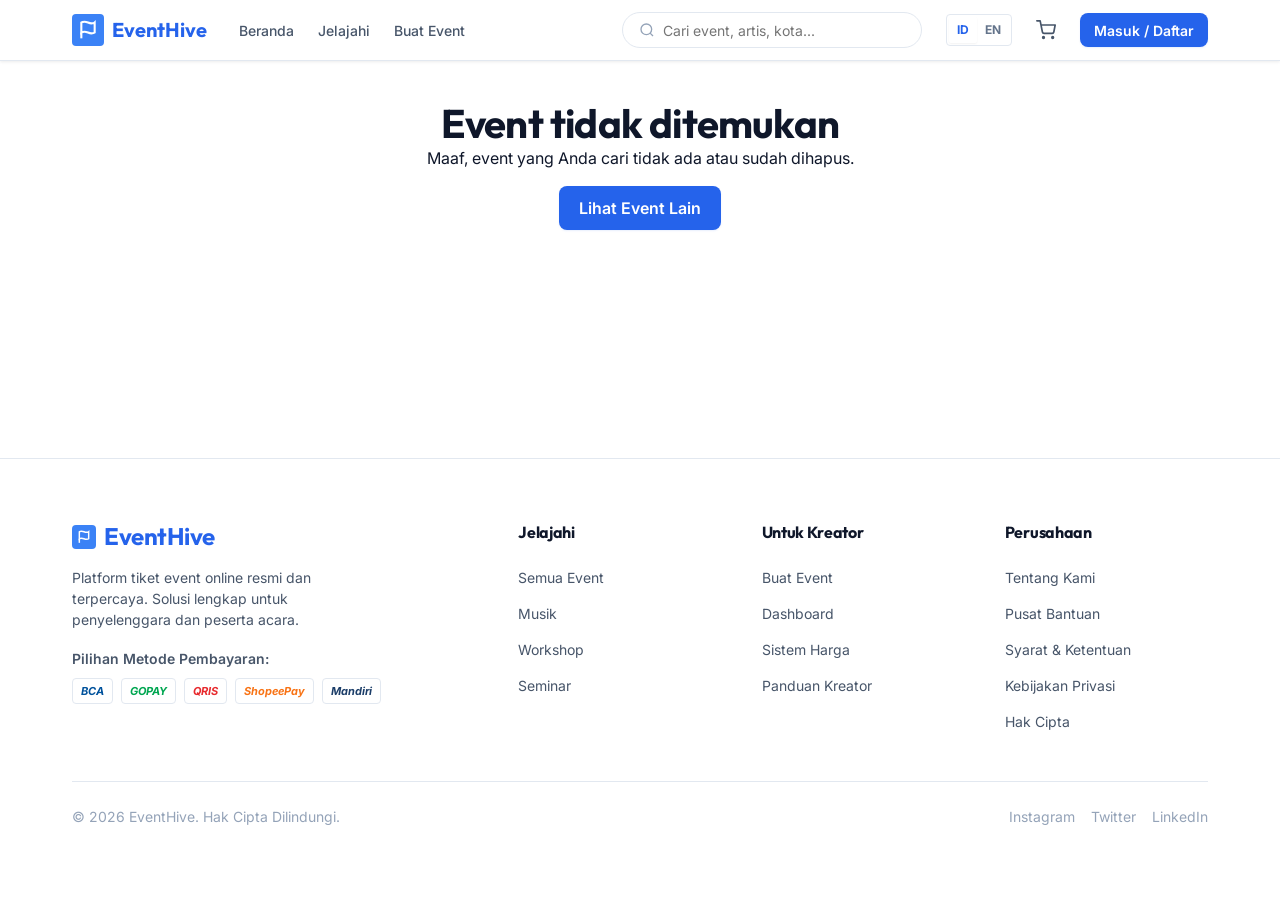
<file: event-detail.html>
<!DOCTYPE html>
<html lang="id">
<head>
  <meta charset="UTF-8">
  <meta name="viewport" content="width=device-width, initial-scale=1.0">
  <title>Event Detail - EventHive</title>
  
  <link rel="preconnect" href="https://fonts.googleapis.com">
  <link rel="preconnect" href="https://fonts.gstatic.com" crossorigin>
  <link href="https://fonts.googleapis.com/css2?family=Inter:wght@400;500;600;700&family=Outfit:wght@400;600;700;800&display=swap" rel="stylesheet">
  
  <link rel="stylesheet" href="css/variables.css">
  <link rel="stylesheet" href="css/base.css">
  <link rel="stylesheet" href="css/animations.css">
  <link rel="stylesheet" href="css/components.css">
  <link rel="stylesheet" href="css/navbar.css">
  <link rel="stylesheet" href="css/detail.css">
  <script>
    if(localStorage.getItem('eventhive_session')){document.documentElement.classList.add('is-logged-in')}
  </script>
  <style>
    html.is-logged-in .nav-login-link { display: none !important; }
    html:not(.is-logged-in) .profile-container { display: none !important; }
  </style>
</head>
<body>

  <!-- Navbar -->
  <nav class="navbar scrolled">
    <div class="container">
      <div class="navbar-left">
        <!-- Mobile Menu Toggle -->
        <button class="mobile-toggle" aria-label="Menu">
          <div class="hamburger">
            <span></span>
            <span></span>
            <span></span>
          </div>
        </button>
        <a href="index.html" class="navbar-logo">
          <div class="logo-icon">
            <svg xmlns="http://www.w3.org/2000/svg" width="20" height="20" viewBox="0 0 24 24" fill="none" stroke="white" stroke-width="2.5"><path d="M4 15s1-1 4-1 5 2 8 2 4-1 4-1V3s-1 1-4 1-5-2-8-2-4 1-4 1z"></path><line x1="4" y1="22" x2="4" y2="15"></line></svg>
          </div>
          <span>EventHive</span>
        </a>
        
        <div class="navbar-links">
          <a href="index.html" class="nav-link" data-i18n="nav.home">Beranda</a>
          <a href="events.html" class="nav-link" data-i18n="nav.events">Jelajahi</a>
          <a href="auth.html?redirect=create-event.html" class="nav-link nav-create-link" data-i18n="nav.create">Buat Event</a>
        </div>
      </div>
      
      <div class="navbar-right">
        <!-- Navbar Search (desktop only) -->
        <form action="events.html" method="GET" class="navbar-search">
          <svg xmlns="http://www.w3.org/2000/svg" width="16" height="16" viewBox="0 0 24 24" fill="none" stroke="currentColor" stroke-width="2"><circle cx="11" cy="11" r="8"></circle><line x1="21" y1="21" x2="16.65" y2="16.65"></line></svg>
          <input type="text" id="navbar-search-input" name="q" placeholder="Cari event, artis, kota...">
        </form>
        
        <div class="navbar-actions">
          <!-- Mobile Search Icon -->
          <button class="mobile-icon-btn mobile-only-icon" aria-label="Search">
            <svg xmlns="http://www.w3.org/2000/svg" width="20" height="20" viewBox="0 0 24 24" fill="none" stroke="currentColor" stroke-width="2"><circle cx="11" cy="11" r="8"></circle><line x1="21" y1="21" x2="16.65" y2="16.65"></line></svg>
          </button>

          <!-- Language Toggle -->
          <div class="lang-toggle">
            <button class="lang-option active" data-lang="id">ID</button>
            <button class="lang-option" data-lang="en">EN</button>
          </div>
          
          <!-- Cart -->
          <a href="checkout.html" class="cart-btn" aria-label="Cart">
            <svg xmlns="http://www.w3.org/2000/svg" width="20" height="20" viewBox="0 0 24 24" fill="none" stroke="currentColor" stroke-width="2" stroke-linecap="round" stroke-linejoin="round"><circle cx="9" cy="21" r="1"></circle><circle cx="20" cy="21" r="1"></circle><path d="M1 1h4l2.68 13.39a2 2 0 0 0 2 1.61h9.72a2 2 0 0 0 2-1.61L23 6H6"></path></svg>
            <span class="cart-badge">1</span>
          </a>
          
          <!-- Mobile Profile Icon -->
          <a href="auth.html" class="mobile-icon-btn mobile-only-icon" aria-label="Profile">
            <svg xmlns="http://www.w3.org/2000/svg" width="20" height="20" viewBox="0 0 24 24" fill="none" stroke="currentColor" stroke-width="2"><path d="M20 21v-2a4 4 0 0 0-4-4H8a4 4 0 0 0-4 4v2"></path><circle cx="12" cy="7" r="4"></circle></svg>
          </a>
          
          <!-- Login / Profile (Desktop) -->
          <a href="auth.html" class="btn btn-sm btn-primary nav-login-link" data-i18n="nav.login">Masuk / Daftar</a>
          
          <div class="profile-container hidden" style="position: relative;">
            <button class="profile-btn"><svg xmlns="http://www.w3.org/2000/svg" width="20" height="20" viewBox="0 0 24 24" fill="none" stroke="currentColor" stroke-width="2"><path d="M20 21v-2a4 4 0 0 0-4-4H8a4 4 0 0 0-4 4v2"></path><circle cx="12" cy="7" r="4"></circle></svg></button>
            <div class="profile-dropdown">
              <a href="dashboard.html">
                <svg xmlns="http://www.w3.org/2000/svg" width="16" height="16" viewBox="0 0 24 24" fill="none" stroke="currentColor" stroke-width="2"><rect x="3" y="3" width="7" height="7"></rect><rect x="14" y="3" width="7" height="7"></rect><rect x="14" y="14" width="7" height="7"></rect><rect x="3" y="14" width="7" height="7"></rect></svg>
                <span data-i18n="nav.dashboard">Dashboard</span>
              </a>
              <div class="dropdown-divider"></div>
              <button class="logout-btn">
                <svg xmlns="http://www.w3.org/2000/svg" width="16" height="16" viewBox="0 0 24 24" fill="none" stroke="currentColor" stroke-width="2"><path d="M9 21H5a2 2 0 0 1-2-2V5a2 2 0 0 1 2-2h4"></path><polyline points="16 17 21 12 16 7"></polyline><line x1="21" y1="12" x2="9" y2="12"></line></svg>
                <span data-i18n="nav.logout">Keluar</span>
              </button>
            </div>
          </div>
        </div>
      </div>
    </div>
  </nav>

  <!-- Mobile Menu -->
  <div class="mobile-menu">
    <a href="index.html" class="nav-link" data-i18n="nav.home">Beranda</a>
    <a href="events.html" class="nav-link" data-i18n="nav.events">Jelajahi</a>
    <a href="auth.html?redirect=create-event.html" class="nav-link nav-create-link" data-i18n="nav.create">Buat Event</a>
    <div class="mobile-actions">
      <a href="auth.html" class="btn btn-primary nav-login-link" style="width: 100%" data-i18n="nav.login">Masuk / Daftar</a>
      <button class="btn btn-outline logout-btn profile-container hidden" style="width: 100%" data-i18n="nav.logout">Keluar</button>
    </div>
  </div>

  <main class="detail-page" id="app-root">
    <!-- Loaded via JS -->
    <div style="height: 100vh; display: flex; align-items:center; justify-content:center;">
      <div class="spinner"></div>
    </div>
  </main>

  <footer class="footer">
    <div class="container">
      <div class="footer-grid">
        <div class="footer-brand">
          <h3 style="display: flex; align-items: center; gap: 8px;">
            <div class="logo-icon" style="width:24px;height:24px;font-size:14px;"><svg xmlns="http://www.w3.org/2000/svg" width="14" height="14" viewBox="0 0 24 24" fill="none" stroke="white" stroke-width="2.5"><path d="M4 15s1-1 4-1 5 2 8 2 4-1 4-1V3s-1 1-4 1-5-2-8-2-4 1-4 1z"></path><line x1="4" y1="22" x2="4" y2="15"></line></svg></div>
            EventHive
          </h3>
          <p>Platform tiket event online resmi dan terpercaya. Solusi lengkap untuk penyelenggara dan peserta acara.</p>
          
          <div class="mt-4">
            <span class="text-sm text-secondary fw-semibold">Pilihan Metode Pembayaran:</span>
            <div class="payment-methods mt-2" style="display: flex; gap: 8px; flex-wrap: wrap;">
              <div style="background: white; padding: 4px 8px; border: 1px solid var(--slate-200); border-radius: 4px; font-weight: bold; color: #00529C; font-size: 11px; font-style: italic;">BCA</div>
              <div style="background: white; padding: 4px 8px; border: 1px solid var(--slate-200); border-radius: 4px; font-weight: bold; color: #00A651; font-size: 11px; font-style: italic;">GOPAY</div>
              <div style="background: white; padding: 4px 8px; border: 1px solid var(--slate-200); border-radius: 4px; font-weight: bold; color: #E72A2E; font-size: 11px; font-style: italic;">QRIS</div>
              <div style="background: white; padding: 4px 8px; border: 1px solid var(--slate-200); border-radius: 4px; font-weight: bold; color: #F87315; font-size: 11px; font-style: italic;">ShopeePay</div>
              <div style="background: white; padding: 4px 8px; border: 1px solid var(--slate-200); border-radius: 4px; font-weight: bold; color: #1C3E69; font-size: 11px; font-style: italic;">Mandiri</div>
            </div>
          </div>
        </div>
        
        <div class="footer-col">
          <h5>Jelajahi</h5>
          <ul>
            <li><a href="events.html">Semua Event</a></li>
            <li><a href="events.html?category=Musik">Musik</a></li>
            <li><a href="events.html?category=Workshop">Workshop</a></li>
            <li><a href="events.html?category=Seminar">Seminar</a></li>
          </ul>
        </div>
        
        <div class="footer-col">
          <h5>Untuk Kreator</h5>
          <ul>
            <li><a href="auth.html?redirect=create-event.html">Buat Event</a></li>
            <li><a href="dashboard.html">Dashboard</a></li>
            <li><a href="#">Sistem Harga</a></li>
            <li><a href="#">Panduan Kreator</a></li>
          </ul>
        </div>
        
        <div class="footer-col">
          <h5>Perusahaan</h5>
          <ul>
            <li><a href="#">Tentang Kami</a></li>
            <li><a href="#">Pusat Bantuan</a></li>
            <li><a href="#">Syarat & Ketentuan</a></li>
            <li><a href="#">Kebijakan Privasi</a></li>
            <li><a href="#">Hak Cipta</a></li>
          </ul>
        </div>
      </div>
      
      <div class="footer-bottom">
        <p>&copy; 2026 EventHive. Hak Cipta Dilindungi.</p>
        <div class="footer-socials">
          <a href="#">Instagram</a>
          <a href="#">Twitter</a>
          <a href="#">LinkedIn</a>
        </div>
      </div>
    </div>
  </footer>

  <script src="js/i18n.js"></script>
  <script src="js/navbar.js"></script>
  <script src="js/animations.js"></script>
  <script src="js/cart.js"></script>
  <script src="js/events.js"></script>
  
  <script>
    document.addEventListener('DOMContentLoaded', () => {
      const urlParams = new URLSearchParams(window.location.search);
      const eventId = urlParams.get('id');
      const root = document.getElementById('app-root');
      
      const event = window.api.getEventById(eventId);
      
      if (!event) {
        root.innerHTML = `
          <div class="container" style="padding: 100px 0; text-align: center;">
            <h2>Event tidak ditemukan</h2>
            <p>Maaf, event yang Anda cari tidak ada atau sudah dihapus.</p>
            <a href="events.html" class="btn btn-primary mt-4">Lihat Event Lain</a>
          </div>
        `;
        return;
      }
      
      let selectedTier = null;
      let selectedQty = 1;

      function renderPage() {
        const fullDateStr = window.api.formatDate(event.date);
        
        let html = `
          <div class="detail-hero animate-fade-in">
            <img src="${event.image}" alt="${event.title}" onerror="this.src='https://images.unsplash.com/photo-1492684223066-81342ee5ff30?auto=format&fit=crop&w=1200&q=80'">
            <div class="detail-hero-overlay"></div>
          </div>
          
          <div class="container">
            <div class="detail-layout">
              
              <!-- Left Column: Info -->
              <div class="detail-main animate-fade-in-up stagger-1">
                
                <div class="detail-info-header">
                  <div class="detail-badges">
                    <span class="badge badge-primary">${event.category}</span>
                    ${event.trending ? '<span class="badge badge-warning">🔥 Trending</span>' : ''}
                  </div>
                  <h1>${event.title}</h1>
                </div>
                
                <!-- Date & Venue Cards -->
                <div class="info-cards-grid">
                  <div class="info-card">
                    <div class="info-icon">
                      <svg xmlns="http://www.w3.org/2000/svg" width="24" height="24" viewBox="0 0 24 24" fill="none" stroke="currentColor" stroke-width="2"><rect x="3" y="4" width="18" height="18" rx="2" ry="2"></rect><line x1="16" y1="2" x2="16" y2="6"></line><line x1="8" y1="2" x2="8" y2="6"></line><line x1="3" y1="10" x2="21" y2="10"></line></svg>
                    </div>
                    <div class="info-content">
                      <h4 data-i18n="detail.time">Waktu Pelaksanaan</h4>
                      <p>${fullDateStr}</p>
                      <span>${event.time}</span>
                    </div>
                  </div>
                  
                  <div class="info-card">
                    <div class="info-icon">
                      <svg xmlns="http://www.w3.org/2000/svg" width="24" height="24" viewBox="0 0 24 24" fill="none" stroke="currentColor" stroke-width="2"><path d="M21 10c0 7-9 13-9 13s-9-6-9-13a9 9 0 0 1 18 0z"></path><circle cx="12" cy="10" r="3"></circle></svg>
                    </div>
                    <div class="info-content">
                      <h4 data-i18n="detail.location">Lokasi</h4>
                      <p>${event.venue}</p>
                      <span>${event.location}</span>
                    </div>
                  </div>
                </div>
                
                <!-- Organizer Details Block (NEW) -->
                <div class="organizer-card mb-8">
                  <div class="org-logo">
                    ${event.organizerDetails?.logo ? `<img src="${event.organizerDetails.logo}" alt="Logo">` : event.organizer.charAt(0)}
                  </div>
                  <div class="org-info">
                    <span class="text-sm text-secondary">Diselenggarakan oleh</span>
                    <h4>${event.organizer}</h4>
                    ${event.organizerDetails?.bio ? `<p>${event.organizerDetails.bio}</p>` : ''}
                  </div>
                </div>

                <!-- Tabs -->
                <div class="detail-tabs mt-8">
                  <div class="tab-btn active" data-target="tab-desc" data-i18n="detail.about">Deskripsi</div>
                  ${(event.lineup && event.lineup.length > 0) ? `<div class="tab-btn" data-target="tab-lineup">Lineup</div>` : ''}
                  ${(event.speakers && event.speakers.length > 0) ? `<div class="tab-btn" data-target="tab-speakers">Pembicara</div>` : ''}
                  ${event.rundown && event.rundown.length > 0 ? `<div class="tab-btn" data-target="tab-rundown" data-i18n="detail.rundown">Rundown</div>` : ''}
                  ${event.venueMap ? `<div class="tab-btn" data-target="tab-venue">Denah Venue</div>` : ''}
                  <div class="tab-btn" data-target="tab-terms">Syarat & Ketentuan</div>
                </div>

                <!-- Tab: Deskripsi -->
                <div id="tab-desc" class="tab-content active">
                  <div class="detail-description">
                    <p>${event.description.replace(/\n/g, '<br>')}</p>
                  </div>
                </div>

                <!-- Tab: Lineup (Musik / Seni & Budaya) -->
                ${(event.lineup && event.lineup.length > 0) ? `
                  <div id="tab-lineup" class="tab-content">
                    <h3 class="mb-6" style="font-size: 1.25rem;">🎤 Lineup Artis</h3>
                    <div style="display: grid; grid-template-columns: repeat(auto-fill, minmax(180px, 1fr)); gap: 16px;">
                      ${event.lineup.map(l => `
                        <div style="text-align: center; padding: 20px 16px; background: var(--slate-50); border: 1px solid var(--slate-200); border-radius: var(--radius-lg); transition: all 0.2s;">
                          <img src="${l.img}" alt="${l.name}" style="width: 72px; height: 72px; border-radius: 50%; margin: 0 auto 12px; border: 3px solid white; box-shadow: var(--shadow-md);">
                          <div style="font-weight: 600; color: var(--slate-900); font-size: 0.95rem;">${l.name}</div>
                          <div style="font-size: 0.8rem; color: var(--primary-600); margin-top: 4px; font-weight: 500;">${l.role}</div>
                        </div>
                      `).join('')}
                    </div>
                  </div>
                ` : ''}

                <!-- Tab: Pembicara (Seminar / Workshop) -->
                ${(event.speakers && event.speakers.length > 0) ? `
                  <div id="tab-speakers" class="tab-content">
                    <h3 class="mb-6" style="font-size: 1.25rem;">🎓 Pembicara & Instruktur</h3>
                    <div style="display: flex; flex-direction: column; gap: 16px;">
                      ${event.speakers.map(s => `
                        <div style="display: flex; align-items: center; gap: 16px; padding: 16px; background: var(--slate-50); border: 1px solid var(--slate-200); border-radius: var(--radius-lg);">
                          <img src="${s.img}" alt="${s.name}" style="width: 56px; height: 56px; border-radius: 50%; flex-shrink: 0; border: 2px solid white; box-shadow: var(--shadow-sm);">
                          <div>
                            <div style="font-weight: 600; color: var(--slate-900);">${s.name}</div>
                            <div style="font-size: 0.85rem; color: var(--slate-500); margin-top: 2px;">${s.role}</div>
                          </div>
                        </div>
                      `).join('')}
                    </div>
                  </div>
                ` : ''}

                <!-- Tab: Rundown -->
                ${event.rundown && event.rundown.length > 0 ? `
                  <div id="tab-rundown" class="tab-content">
                    <h3 class="mb-6" style="font-size: 1.25rem;">⏱️ Jadwal Acara</h3>
                    <div style="display: flex; flex-direction: column; gap: 0; position: relative; padding-left: 24px; border-left: 2px solid var(--slate-200);">
                      ${event.rundown.map(r => `
                        <div style="position: relative; padding: 16px; padding-left: 24px; margin-left: -1px;">
                          <div style="position: absolute; left: -13px; top: 20px; width: 10px; height: 10px; border-radius: 50%; background: var(--primary-600); border: 2px solid white; box-shadow: 0 0 0 2px var(--primary-200);"></div>
                          <div style="font-weight: 700; color: var(--primary-600); font-size: 0.9rem; margin-bottom: 4px;">${r.time}</div>
                          <div style="font-weight: 600; color: var(--slate-900);">${r.title}</div>
                          ${r.desc ? `<div style="font-size: 0.85rem; color: var(--slate-500); margin-top: 2px;">${r.desc}</div>` : ''}
                        </div>
                      `).join('')}
                    </div>
                  </div>
                ` : ''}

                <!-- Tab: Denah Venue -->
                ${event.venueMap ? `
                  <div id="tab-venue" class="tab-content">
                    <h3 class="mb-6" style="font-size: 1.25rem;">🗺️ Denah Venue — ${event.venue}</h3>
                    <div style="background: var(--slate-50); border: 1px solid var(--slate-200); border-radius: var(--radius-lg); padding: 24px; text-align: center;">
                      <img src="https://images.unsplash.com/photo-1540306173003-0d5b4a5585b9?auto=format&fit=crop&w=1200&q=80" alt="Denah Venue" style="max-width: 100%; height: auto; border-radius: var(--radius-md); box-shadow: var(--shadow-sm);">
                    </div>
                  </div>
                ` : ''}

                <!-- Tab: Syarat & Ketentuan -->
                <div id="tab-terms" class="tab-content">
                  <div class="alert alert-warning mb-6">
                    Membeli tiket berarti Anda telah menyetujui seluruh syarat dan ketentuan yang ditetapkan oleh pihak penyelenggara.
                  </div>
                  ${event.terms && event.terms.length > 0 ? `
                    <ul class="terms-list">
                      ${event.terms.map(t => `<li>${t}</li>`).join('')}
                    </ul>
                  ` : '<p class="text-secondary">Tidak ada syarat khusus dari penyelenggara.</p>'}
                </div>
                
              </div>
              
              <!-- Right Column: Sidebar Tickets -->
              <div class="detail-sidebar animate-fade-in-left stagger-2">
                <div class="ticket-sidebar">
                  <div class="ticket-sidebar-card">
                    <h3 data-i18n="detail.ticket.title">Pilih Tiket</h3>
                    
                    <div class="ticket-tiers">
                      ${event.tiers.map((tier, idx) => {
                        const isSoldOut = tier.stock <= 0;
                        const formattedPrice = window.cart.formatCurrency(tier.price);
                        
                        return `
                          <div class="tier-card ${isSoldOut ? 'sold-out' : ''}" data-idx="${idx}" ${isSoldOut ? 'style="opacity: 0.6; cursor: not-allowed"' : ''}>
                            <div class="tier-name">${tier.name}</div>
                            <div class="tier-price">${formattedPrice}</div>
                            
                            ${tier.benefits && tier.benefits.length > 0 ? `
                              <div style="margin-top: 8px; display: flex; flex-direction: column; gap: 4px;">
                                ${tier.benefits.map(b => `
                                  <div style="font-size: 12px; color: var(--slate-600); display: flex; gap: 6px;">
                                    <span style="color: var(--success)">✓</span>
                                    <span>${b}</span>
                                  </div>
                                `).join('')}
                              </div>
                            ` : ''}
                            
                            <div class="tier-stock ${tier.stock > 0 && tier.stock < 50 ? 'text-warning' : ''}">
                              ${isSoldOut ? '<span class="text-error" data-i18n="detail.ticket.sold_out">Habis Terjual</span>' : `<span data-i18n="detail.ticket.left">Tersisa</span>: ${tier.stock} tiket`}
                            </div>
                          </div>
                        `;
                      }).join('')}
                    </div>
                    
                    <div class="ticket-actions" style="display: none;" id="ticket-actions">
                      <div class="form-group mb-4">
                        <label class="form-label">Jumlah Tiket</label>
                        <div class="qty-selector">
                          <button type="button" id="qty-minus">-</button>
                          <div class="qty-value" id="qty-val">1</div>
                          <button type="button" id="qty-plus">+</button>
                        </div>
                      </div>
                      
                      <div class="ticket-summary">
                        <div class="summary-row">
                          <span data-i18n="detail.ticket.total">Total:</span>
                          <span id="total-price-val" class="text-primary">Rp 0</span>
                        </div>
                      </div>
                      
                      <button class="btn btn-primary btn-lg buy-btn" id="btn-add-cart" style="width: 100%">
                        <span data-i18n="detail.ticket.buy_btn">Beli Tiket</span>
                      </button>
                    </div>
                    
                  </div>
                </div>
              </div>
              
            </div>
          </div>
        `;
        
        root.innerHTML = html;
        window.i18n.init();
        
        // Setup Tabs
        const tabs = document.querySelectorAll('.tab-btn');
        const contents = document.querySelectorAll('.tab-content');
        
        tabs.forEach(tab => {
          tab.addEventListener('click', () => {
            tabs.forEach(t => t.classList.remove('active'));
            contents.forEach(c => c.classList.remove('active'));
            
            tab.classList.add('active');
            document.getElementById(tab.getAttribute('data-target')).classList.add('active');
          });
        });

        // Setup Tickets
        const tierCards = document.querySelectorAll('.tier-card:not(.sold-out)');
        const actionsPanel = document.getElementById('ticket-actions');
        const qtyVal = document.getElementById('qty-val');
        const qtyMinus = document.getElementById('qty-minus');
        const qtyPlus = document.getElementById('qty-plus');
        const totalVal = document.getElementById('total-price-val');
        const btnAddCart = document.getElementById('btn-add-cart');
        
        tierCards.forEach(card => {
          card.addEventListener('click', () => {
            tierCards.forEach(c => c.classList.remove('selected'));
            card.classList.add('selected');
            
            const idx = parseInt(card.getAttribute('data-idx'));
            selectedTier = event.tiers[idx];
            selectedQty = 1;
            
            updateTicketUI();
          });
        });
        
        if (qtyMinus && qtyPlus) {
          qtyMinus.addEventListener('click', () => {
            if (selectedQty > 1) {
              selectedQty--;
              updateTicketUI();
            }
          });
          
          qtyPlus.addEventListener('click', () => {
            if (selectedTier && selectedQty < Math.min(5, selectedTier.stock)) {
              selectedQty++;
              updateTicketUI();
            } else if (selectedQty === 5) {
              window.toast.show('Maksimal pembelian 5 tiket', 'warning');
            }
          });
        }
        
        if (btnAddCart) {
          btnAddCart.addEventListener('click', () => {
            if (selectedTier) {
              window.cart.add(event, selectedTier, selectedQty);
              setTimeout(() => {
                window.location.href = 'checkout.html';
              }, 500);
            }
          });
        }
        
        function updateTicketUI() {
          if (!selectedTier) return;
          actionsPanel.style.display = 'block';
          qtyVal.textContent = selectedQty;
          const total = selectedTier.price * selectedQty;
          totalVal.textContent = window.cart.formatCurrency(total);
        }
      }

      renderPage();
      document.addEventListener('languageChanged', renderPage);
    });
  </script>
</body>
</html>
</file>
<file: css/variables.css>
/* ============================================
   EventHive — Design Tokens (Professional Light Theme)
   ============================================ */

:root {
  /* ---- Colors ---- */
  /* Slate palette for neutral tones */
  --slate-50: #ffffff;
  --slate-100: #ffffff;
  --slate-200: #e2e8f0;
  --slate-300: #cbd5e1;
  --slate-400: #94a3b8;
  --slate-500: #64748b;
  --slate-600: #475569;
  --slate-700: #334155;
  --slate-800: #1e293b;
  --slate-900: #0f172a;

  /* Primary Brand - Indigo/Blue */
  --primary-50: #ffffff;
  --primary-100: #dbeafe;
  --primary-500: #3b82f6;
  --primary-600: #2563eb;
  --primary-700: #1d4ed8;

  /* Backgrounds */
  --bg-primary: #ffffff;
  --bg-secondary: #ffffff;
  --bg-tertiary: #ffffff;
  --bg-card: #ffffff;
  --bg-card-hover: #ffffff;

  /* Borders */
  --border-subtle: var(--slate-200);
  --border-strong: var(--slate-300);
  --border-hover: var(--slate-400);

  /* Text */
  --text-primary: var(--slate-900);
  --text-secondary: var(--slate-600);
  --text-muted: var(--slate-400);
  --text-accent: var(--primary-600);

  /* Semantic */
  --success: #10b981;
  --success-bg: #ecfdf5;
  --warning: #f59e0b;
  --warning-bg: #fffbeb;
  --error: #ef4444;
  --error-bg: #fef2f2;
  --info: #3b82f6;
  --info-bg: #eff6ff;

  /* Status */
  --status-pending: var(--warning);
  --status-active: var(--success);
  --status-completed: var(--slate-500);
  --status-soldout: var(--error);

  /* ---- Typography ---- */
  --font-heading: 'Outfit', sans-serif;
  --font-body: 'Inter', sans-serif;

  --text-xs: clamp(0.7rem, 0.65rem + 0.25vw, 0.75rem);
  --text-sm: clamp(0.8rem, 0.75rem + 0.25vw, 0.875rem);
  --text-base: clamp(0.9rem, 0.85rem + 0.25vw, 1rem);
  --text-lg: clamp(1rem, 0.95rem + 0.3vw, 1.125rem);
  --text-xl: clamp(1.15rem, 1.05rem + 0.5vw, 1.25rem);
  --text-2xl: clamp(1.3rem, 1.1rem + 1vw, 1.5rem);
  --text-3xl: clamp(1.6rem, 1.3rem + 1.5vw, 1.875rem);
  --text-4xl: clamp(2rem, 1.5rem + 2.5vw, 2.5rem);
  --text-5xl: clamp(2.5rem, 1.8rem + 3.5vw, 3.5rem);

  --fw-normal: 400;
  --fw-medium: 500;
  --fw-semibold: 600;
  --fw-bold: 700;
  --fw-extrabold: 800;

  --leading-tight: 1.15;
  --leading-snug: 1.3;
  --leading-normal: 1.6;
  --leading-relaxed: 1.75;

  /* ---- Spacing ---- */
  --space-1: 0.25rem;
  --space-2: 0.5rem;
  --space-3: 0.75rem;
  --space-4: 1rem;
  --space-5: 1.25rem;
  --space-6: 1.5rem;
  --space-8: 2rem;
  --space-10: 2.5rem;
  --space-12: 3rem;
  --space-16: 4rem;
  --space-20: 5rem;
  --space-24: 6rem;

  /* ---- Border Radius ---- */
  --radius-sm: 4px;
  --radius-md: 8px;
  --radius-lg: 12px;
  --radius-xl: 16px;
  --radius-full: 9999px;

  /* ---- Shadows (Clean & Subtle) ---- */
  --shadow-sm: 0 1px 2px 0 rgba(0, 0, 0, 0.05);
  --shadow-md: 0 4px 6px -1px rgba(0, 0, 0, 0.05), 0 2px 4px -1px rgba(0, 0, 0, 0.03);
  --shadow-lg: 0 10px 15px -3px rgba(0, 0, 0, 0.05), 0 4px 6px -2px rgba(0, 0, 0, 0.025);
  --shadow-xl: 0 20px 25px -5px rgba(0, 0, 0, 0.05), 0 10px 10px -5px rgba(0, 0, 0, 0.02);

  /* ---- Transitions ---- */
  --ease-out: cubic-bezier(0.16, 1, 0.3, 1);
  --ease-in-out: cubic-bezier(0.65, 0, 0.35, 1);
  --duration-fast: 150ms;
  --duration-base: 250ms;

  /* ---- Z-Index ---- */
  --z-dropdown: 100;
  --z-sticky: 200;
  --z-navbar: 500;
  --z-modal-backdrop: 900;
  --z-modal: 1000;
  --z-toast: 1100;

  /* ---- Container ---- */
  --container-max: 1200px;
  --container-padding: clamp(1rem, 3vw, 2rem);
}
</file>
<file: css/base.css>
/* ============================================
   EventHive — Base Styles
   ============================================ */

html {
  scroll-behavior: smooth;
  box-sizing: border-box;
  overflow-x: hidden;
}

@media (max-width: 768px) {
  html {
    font-size: 14px;
  }
}

*, *::before, *::after {
  box-sizing: inherit;
  margin: 0;
  padding: 0;
}

body {
  font-family: var(--font-body);
  color: var(--text-primary);
  background-color: var(--bg-primary);
  line-height: 1.5;
  -webkit-font-smoothing: antialiased;
  -moz-osx-font-smoothing: grayscale;
  overflow-x: hidden;
  max-width: 100vw;
}

h1, h2, h3, h4, h5, h6 {
  font-family: var(--font-heading);
  font-weight: var(--fw-bold);
  line-height: var(--leading-tight);
  color: var(--text-primary);
  letter-spacing: -0.02em;
}

h1 { font-size: var(--text-5xl); }
h2 { font-size: var(--text-4xl); }
h3 { font-size: var(--text-3xl); }
h4 { font-size: var(--text-2xl); }
h5 { font-size: var(--text-xl); }

a {
  color: var(--text-accent);
  text-decoration: none;
  transition: color var(--duration-fast) var(--ease-out);
}

a:hover {
  color: var(--primary-700);
}

img, picture {
  display: block;
  max-width: 100%;
}

svg {
  flex-shrink: 0;
}

button, input, select, textarea {
  font: inherit;
  color: inherit;
  background: none;
  border: none;
}

.container {
  width: 100%;
  max-width: var(--container-max);
  margin-inline: auto;
  padding-inline: var(--container-padding);
}

.section {
  padding-block: var(--space-16);
}

.section-header {
  margin-bottom: var(--space-10);
  display: flex;
  justify-content: space-between;
  align-items: flex-end;
}

.section-title {
  margin-bottom: var(--space-2);
}

/* Typography Utilities */
.text-center { text-align: center; }
.text-left { text-align: left; }
.text-right { text-align: right; }

.text-primary { color: var(--text-primary); }
.text-secondary { color: var(--text-secondary); }
.text-muted { color: var(--text-muted); }
.text-accent { color: var(--text-accent); }

.text-success { color: var(--success); }
.text-warning { color: var(--warning); }
.text-error { color: var(--error); }
.text-info { color: var(--info); }

.fw-normal { font-weight: var(--fw-normal); }
.fw-medium { font-weight: var(--fw-medium); }
.fw-semibold { font-weight: var(--fw-semibold); }
.fw-bold { font-weight: var(--fw-bold); }

.text-sm { font-size: var(--text-sm); }
.text-xs { font-size: var(--text-xs); }
.text-lg { font-size: var(--text-lg); }

/* Spacing Utilities */
.mt-2 { margin-top: var(--space-2); }
.mt-4 { margin-top: var(--space-4); }
.mt-6 { margin-top: var(--space-6); }
.mt-8 { margin-top: var(--space-8); }
.mt-12 { margin-top: var(--space-12); }
.mb-2 { margin-bottom: var(--space-2); }
.mb-4 { margin-bottom: var(--space-4); }
.mb-6 { margin-bottom: var(--space-6); }
.mb-8 { margin-bottom: var(--space-8); }
.mb-12 { margin-bottom: var(--space-12); }
.mx-auto { margin-inline: auto; }

/* Grid Utilities */
.grid {
  display: grid;
  gap: var(--space-6);
}

.grid-2 { grid-template-columns: repeat(auto-fit, minmax(min(100%, 300px), 1fr)); }
.grid-3 { grid-template-columns: repeat(auto-fit, minmax(min(100%, 280px), 1fr)); }
.grid-4 { grid-template-columns: repeat(auto-fit, minmax(min(100%, 220px), 1fr)); }

/* Flex Utilities */
.flex { display: flex; }
.items-center { align-items: center; }
.justify-between { justify-content: space-between; }
.justify-center { justify-content: center; }
.gap-2 { gap: var(--space-2); }
.gap-4 { gap: var(--space-4); }

.sr-only {
  position: absolute;
  width: 1px;
  height: 1px;
  padding: 0;
  margin: -1px;
  overflow: hidden;
  clip: rect(0, 0, 0, 0);
  white-space: nowrap;
  border: 0;
}

.hidden {
  display: none !important;
}

/* Page Layout */
.page-content {
  padding-top: calc(var(--space-20) + 20px);
  min-height: calc(100vh - 80px);
}

/* Footer (Cleaned Up) */
.footer {
  background: var(--bg-primary);
  border-top: 1px solid var(--border-subtle);
  padding-block: var(--space-16) var(--space-8);
  margin-top: var(--space-16);
}

.footer-grid {
  display: grid;
  grid-template-columns: 2fr 1fr 1fr 1fr;
  gap: var(--space-10);
  margin-bottom: var(--space-12);
}

.footer-brand h3 {
  font-size: var(--text-2xl);
  margin-bottom: var(--space-4);
  color: var(--primary-600);
}

.footer-brand p {
  color: var(--text-secondary);
  font-size: var(--text-sm);
  max-width: 300px;
}

.footer-col h5 {
  font-size: var(--text-base);
  margin-bottom: var(--space-6);
  color: var(--text-primary);
}

.footer-col ul {
  list-style: none;
  display: flex;
  flex-direction: column;
  gap: var(--space-3);
}

.footer-col a {
  color: var(--text-secondary);
  font-size: var(--text-sm);
}

.footer-col a:hover {
  color: var(--primary-600);
}

.footer-bottom {
  padding-top: var(--space-6);
  border-top: 1px solid var(--border-subtle);
  display: flex;
  justify-content: space-between;
  align-items: center;
  color: var(--text-muted);
  font-size: var(--text-sm);
}

.footer-socials {
  display: flex;
  gap: var(--space-4);
}

.footer-socials a {
  color: var(--text-muted);
}

.footer-socials a:hover {
  color: var(--primary-600);
}

@media (max-width: 768px) {
  h1 { font-size: var(--text-3xl); }
  h2 { font-size: var(--text-2xl); }
  h3 { font-size: var(--text-xl); }
  
  .section {
    padding-block: var(--space-4);
  }
  
  .section-header {
    margin-bottom: var(--space-4);
  }
  
  .footer-grid {
    grid-template-columns: 1fr;
    gap: var(--space-8);
  }
  .footer {
    padding-bottom: 100px;
  }
  .footer-bottom {
    flex-direction: column;
    gap: var(--space-4);
    text-align: center;
  }
}
</file>
<file: css/animations.css>
/* ============================================
   EventHive — Animations
   ============================================ */

/* ---- Keyframes ---- */
@keyframes fadeIn {
  from { opacity: 0; }
  to { opacity: 1; }
}

@keyframes fadeInUp {
  from { opacity: 0; transform: translateY(30px); }
  to { opacity: 1; transform: translateY(0); }
}

@keyframes fadeInDown {
  from { opacity: 0; transform: translateY(-20px); }
  to { opacity: 1; transform: translateY(0); }
}

@keyframes fadeInLeft {
  from { opacity: 0; transform: translateX(-30px); }
  to { opacity: 1; transform: translateX(0); }
}

@keyframes fadeInRight {
  from { opacity: 0; transform: translateX(30px); }
  to { opacity: 1; transform: translateX(0); }
}

@keyframes scaleIn {
  from { opacity: 0; transform: scale(0.9); }
  to { opacity: 1; transform: scale(1); }
}

@keyframes slideInRight {
  from { transform: translateX(100%); }
  to { transform: translateX(0); }
}

@keyframes slideOutRight {
  from { transform: translateX(0); }
  to { transform: translateX(100%); }
}

@keyframes slideInUp {
  from { transform: translateY(100%); opacity: 0; }
  to { transform: translateY(0); opacity: 1; }
}

@keyframes float {
  0%, 100% { transform: translateY(0); }
  50% { transform: translateY(-10px); }
}

@keyframes pulse {
  0%, 100% { opacity: 1; }
  50% { opacity: 0.5; }
}

@keyframes pulseGlow {
  0%, 100% { box-shadow: 0 0 20px rgba(139, 92, 246, 0.2); }
  50% { box-shadow: 0 0 40px rgba(139, 92, 246, 0.4); }
}

@keyframes shimmer {
  0% { background-position: -200% 0; }
  100% { background-position: 200% 0; }
}

@keyframes gradientShift {
  0% { background-position: 0% 50%; }
  50% { background-position: 100% 50%; }
  100% { background-position: 0% 50%; }
}

@keyframes ripple {
  0% { transform: scale(0); opacity: 0.6; }
  100% { transform: scale(4); opacity: 0; }
}

@keyframes spin {
  from { transform: rotate(0deg); }
  to { transform: rotate(360deg); }
}

@keyframes bounceIn {
  0% { transform: scale(0.3); opacity: 0; }
  50% { transform: scale(1.05); }
  70% { transform: scale(0.95); }
  100% { transform: scale(1); opacity: 1; }
}

@keyframes countUp {
  from { opacity: 0; transform: translateY(20px); }
  to { opacity: 1; transform: translateY(0); }
}

@keyframes confettiFall {
  0% { transform: translateY(-100vh) rotate(0deg); opacity: 1; }
  100% { transform: translateY(100vh) rotate(720deg); opacity: 0; }
}

@keyframes particleFloat {
  0%, 100% {
    transform: translate(0, 0) scale(1);
    opacity: 0.3;
  }
  25% {
    transform: translate(50px, -80px) scale(1.2);
    opacity: 0.6;
  }
  50% {
    transform: translate(-30px, -150px) scale(0.8);
    opacity: 0.4;
  }
  75% {
    transform: translate(40px, -80px) scale(1.1);
    opacity: 0.5;
  }
}

@keyframes glowPulse {
  0%, 100% { filter: brightness(1); }
  50% { filter: brightness(1.3); }
}

/* ---- Animation Classes ---- */
.animate-fade-in { animation: fadeIn var(--duration-base) var(--ease-out) forwards; }
.animate-fade-in-up { animation: fadeInUp var(--duration-slow) var(--ease-out) forwards; }
.animate-fade-in-down { animation: fadeInDown var(--duration-slow) var(--ease-out) forwards; }
.animate-fade-in-left { animation: fadeInLeft var(--duration-slow) var(--ease-out) forwards; }
.animate-fade-in-right { animation: fadeInRight var(--duration-slow) var(--ease-out) forwards; }
.animate-scale-in { animation: scaleIn var(--duration-slow) var(--ease-spring) forwards; }
.animate-bounce-in { animation: bounceIn var(--duration-slower) var(--ease-spring) forwards; }
.animate-float { animation: float 3s ease-in-out infinite; }
.animate-pulse { animation: pulse 2s ease-in-out infinite; }
.animate-spin { animation: spin 1s linear infinite; }
.animate-gradient { 
  background-size: 200% 200%;
  animation: gradientShift 4s ease infinite; 
}

/* ---- Scroll Reveal ---- */
.reveal {
  opacity: 0;
  transform: translateY(30px);
  transition: opacity var(--duration-slower) var(--ease-out),
              transform var(--duration-slower) var(--ease-out);
}

.reveal.revealed {
  opacity: 1;
  transform: translateY(0);
}

.reveal-left {
  opacity: 0;
  transform: translateX(-40px);
  transition: opacity var(--duration-slower) var(--ease-out),
              transform var(--duration-slower) var(--ease-out);
}

.reveal-left.revealed {
  opacity: 1;
  transform: translateX(0);
}

.reveal-right {
  opacity: 0;
  transform: translateX(40px);
  transition: opacity var(--duration-slower) var(--ease-out),
              transform var(--duration-slower) var(--ease-out);
}

.reveal-right.revealed {
  opacity: 1;
  transform: translateX(0);
}

.reveal-scale {
  opacity: 0;
  transform: scale(0.9);
  transition: opacity var(--duration-slower) var(--ease-out),
              transform var(--duration-slower) var(--ease-spring);
}

.reveal-scale.revealed {
  opacity: 1;
  transform: scale(1);
}

/* ---- Stagger Delays ---- */
.stagger-1 { transition-delay: 0.05s; }
.stagger-2 { transition-delay: 0.1s; }
.stagger-3 { transition-delay: 0.15s; }
.stagger-4 { transition-delay: 0.2s; }
.stagger-5 { transition-delay: 0.25s; }
.stagger-6 { transition-delay: 0.3s; }
.stagger-7 { transition-delay: 0.35s; }
.stagger-8 { transition-delay: 0.4s; }

/* ---- Hover Lift ---- */
.hover-lift {
  transition: transform var(--duration-base) var(--ease-out),
              box-shadow var(--duration-base) var(--ease-out);
}

.hover-lift:hover {
  transform: translateY(-6px);
  box-shadow: var(--shadow-lg);
}

/* ---- Skeleton Loading ---- */
.skeleton {
  background: linear-gradient(90deg,
    rgba(255, 255, 255, 0.04) 25%,
    rgba(255, 255, 255, 0.08) 50%,
    rgba(255, 255, 255, 0.04) 75%
  );
  background-size: 200% 100%;
  animation: shimmer 1.5s infinite;
  border-radius: var(--radius-md);
}

/* ---- Ripple Effect ---- */
.ripple-container {
  position: relative;
  overflow: hidden;
}

.ripple-container .ripple-effect {
  position: absolute;
  border-radius: 50%;
  background: rgba(255, 255, 255, 0.2);
  animation: ripple 0.6s linear forwards;
  pointer-events: none;
}

/* ---- Particles ---- */
.particle {
  position: absolute;
  border-radius: 50%;
  pointer-events: none;
  animation: particleFloat linear infinite;
}

/* ---- Page Transition ---- */
.page-transition {
  animation: fadeIn 0.4s var(--ease-out);
}

/* ---- Toast Animation ---- */
.toast-enter {
  animation: slideInRight var(--duration-base) var(--ease-out) forwards;
}

.toast-exit {
  animation: slideOutRight var(--duration-base) var(--ease-in-out) forwards;
}

/* ---- Reduced Motion ---- */
@media (prefers-reduced-motion: reduce) {
  *,
  *::before,
  *::after {
    animation-duration: 0.01ms !important;
    animation-iteration-count: 1 !important;
    transition-duration: 0.01ms !important;
  }

  .reveal,
  .reveal-left,
  .reveal-right,
  .reveal-scale {
    opacity: 1;
    transform: none;
  }
}
</file>
<file: css/components.css>
/* ============================================
   EventHive — Components (Professional Light Theme)
   ============================================ */

/* ---- Buttons ---- */
.btn {
  display: inline-flex;
  align-items: center;
  justify-content: center;
  gap: var(--space-2);
  font-family: var(--font-body);
  font-weight: var(--fw-semibold);
  font-size: var(--text-base);
  padding: 0.625rem 1.25rem;
  border-radius: var(--radius-md);
  cursor: pointer;
  transition: all var(--duration-fast) var(--ease-out);
  white-space: nowrap;
  line-height: 1.5;
}

.btn-sm {
  padding: 0.4rem 0.875rem;
  font-size: var(--text-sm);
}

.btn-lg {
  padding: 0.875rem 1.5rem;
  font-size: var(--text-lg);
}

/* Solid Professional Primary */
.btn-primary {
  background-color: var(--primary-600);
  color: white;
  box-shadow: 0 1px 2px rgba(37, 99, 235, 0.1);
}

.btn-primary:hover {
  background-color: var(--primary-700);
  box-shadow: 0 4px 6px -1px rgba(37, 99, 235, 0.2);
  transform: translateY(-1px);
}

.btn-primary:active {
  transform: translateY(0);
}

.btn-primary:disabled {
  background-color: var(--slate-300);
  cursor: not-allowed;
  box-shadow: none;
  transform: none;
}

/* Outline Style */
.btn-outline {
  background-color: transparent;
  color: var(--slate-700);
  border: 1px solid var(--slate-300);
}

.btn-outline:hover {
  background-color: var(--slate-50);
  border-color: var(--slate-400);
  color: var(--slate-900);
}

.btn-ghost {
  background-color: transparent;
  color: var(--slate-600);
}

.btn-ghost:hover {
  background-color: var(--slate-100);
  color: var(--slate-900);
}

/* ---- Badges ---- */
.badge {
  display: inline-flex;
  align-items: center;
  padding: 0.2rem 0.6rem;
  border-radius: var(--radius-full);
  font-size: var(--text-xs);
  font-weight: var(--fw-semibold);
  letter-spacing: 0.02em;
}

.badge-primary { background: var(--primary-50); color: var(--primary-700); border: 1px solid var(--primary-100); }
.badge-success { background: var(--success-bg); color: var(--success); border: 1px solid rgba(16, 185, 129, 0.2); }
.badge-warning { background: var(--warning-bg); color: var(--warning); border: 1px solid rgba(245, 158, 11, 0.2); }
.badge-error { background: var(--error-bg); color: var(--error); border: 1px solid rgba(239, 68, 68, 0.2); }
.badge-info { background: var(--info-bg); color: var(--info); border: 1px solid rgba(59, 130, 246, 0.2); }

/* ---- Form Inputs ---- */
.form-group {
  margin-bottom: var(--space-4);
}

.form-label {
  display: block;
  margin-bottom: var(--space-2);
  font-size: var(--text-sm);
  font-weight: var(--fw-medium);
  color: var(--slate-700);
}

.form-input {
  width: 100%;
  background: var(--bg-primary);
  border: 1px solid var(--slate-300);
  color: var(--text-primary);
  border-radius: var(--radius-md);
  padding: 0.75rem 1rem;
  font-size: var(--text-base);
  transition: all var(--duration-fast) var(--ease-out);
  box-shadow: 0 1px 2px rgba(0,0,0,0.02);
}

.form-input:hover {
  border-color: var(--slate-400);
}

.form-input:focus {
  outline: none;
  border-color: var(--primary-500);
  box-shadow: 0 0 0 3px rgba(59, 130, 246, 0.15);
}

.form-input::placeholder {
  color: var(--slate-400);
}

.form-grid-2col {
  display: grid;
  grid-template-columns: 1fr 1fr;
  gap: var(--space-4);
}

@media (max-width: 640px) {
  .form-grid-2col {
    grid-template-columns: 1fr;
  }
}

/* ---- Alerts ---- */
.alert {
  padding: var(--space-4);
  border-radius: var(--radius-md);
  margin-bottom: var(--space-4);
  font-size: var(--text-sm);
  border: 1px solid transparent;
}

.alert-success { background: var(--success-bg); color: var(--success); border-color: rgba(16, 185, 129, 0.2); }
.alert-error { background: var(--error-bg); color: var(--error); border-color: rgba(239, 68, 68, 0.2); }
.alert-warning { background: var(--warning-bg); color: var(--warning); border-color: rgba(245, 158, 11, 0.2); }

/* ---- Toast Notification ---- */
.toast-container {
  position: fixed;
  bottom: var(--space-6);
  right: var(--space-6);
  z-index: var(--z-toast);
  display: flex;
  flex-direction: column;
  gap: var(--space-3);
  pointer-events: none;
}

.toast {
  background: var(--bg-primary);
  border: 1px solid var(--slate-200);
  color: var(--slate-800);
  padding: var(--space-4) var(--space-6);
  border-radius: var(--radius-md);
  box-shadow: var(--shadow-lg);
  display: flex;
  align-items: center;
  gap: var(--space-3);
  font-weight: var(--fw-medium);
  pointer-events: auto;
  transform: translateX(120%);
  opacity: 0;
  transition: all var(--duration-base) var(--ease-spring);
}

.toast.show {
  transform: translateX(0);
  opacity: 1;
}

.toast-icon {
  width: 20px;
  height: 20px;
  flex-shrink: 0;
}

.toast.success .toast-icon { color: var(--success); }
.toast.error .toast-icon { color: var(--error); }
.toast.warning .toast-icon { color: var(--warning); }
.toast.info .toast-icon { color: var(--info); }

/* ---- Spinner ---- */
.spinner {
  width: 24px;
  height: 24px;
  border: 3px solid rgba(255, 255, 255, 0.3);
  border-radius: 50%;
  border-top-color: var(--primary-500);
  animation: spin 1s linear infinite;
}

.spinner-sm {
  width: 16px;
  height: 16px;
  border-width: 2px;
}

@keyframes spin {
  to { transform: rotate(360deg); }
}

/* ---- Empty State ---- */
.empty-state {
  display: flex;
  flex-direction: column;
  align-items: center;
  justify-content: center;
  text-align: center;
  padding: var(--space-12) var(--space-6);
  background: var(--bg-primary);
  border: 1px dashed var(--slate-300);
  border-radius: var(--radius-lg);
}

.empty-icon {
  font-size: 3rem;
  margin-bottom: var(--space-4);
  opacity: 0.5;
}

.empty-state h3 {
  margin-bottom: var(--space-2);
}

/* ---- Hover Effects ---- */
.hover-lift {
  transition: transform var(--duration-base) var(--ease-out), box-shadow var(--duration-base) var(--ease-out);
}

.hover-lift:hover {
  transform: translateY(-4px);
  box-shadow: var(--shadow-md);
}

/* ---- Event Card Shared Styles ---- */
.event-card {
  background: white;
  border: 1px solid var(--slate-200);
  border-radius: var(--radius-xl);
  overflow: hidden;
  display: flex;
  flex-direction: column;
  height: 100%;
  transition: all var(--duration-base) var(--ease-out);
}

.event-card:hover {
  transform: translateY(-4px);
  box-shadow: var(--shadow-md);
  border-color: var(--slate-300);
}

.card-image {
  position: relative;
  aspect-ratio: 4 / 3;
  width: 100%;
  overflow: hidden;
  background: var(--slate-200);
}

.card-image img {
  width: 100%;
  height: 100%;
  object-fit: cover;
  transition: transform 0.5s ease;
}

.event-card:hover .card-image img {
  transform: scale(1.05);
}

.card-badge {
  position: absolute;
  top: 12px;
  left: 12px;
  z-index: 2;
  box-shadow: 0 2px 4px rgba(0,0,0,0.1);
}

.card-price {
  margin-top: auto;
}

.card-price-label {
  display: block;
  font-size: var(--text-sm);
  color: var(--slate-500);
  margin-bottom: var(--space-1);
}

.card-price-amount {
  display: block;
  font-size: var(--text-lg);
  font-weight: var(--fw-bold);
  color: #ea580c; /* Orange matching KiosTix */
  margin-bottom: var(--space-2);
}

.card-status {
  display: block;
  font-size: var(--text-xs);
  color: var(--success);
}

.card-body {
  padding: var(--space-4);
  flex-grow: 1;
  display: flex;
  flex-direction: column;
}

.card-body h4 {
  font-size: var(--text-base);
  margin-bottom: var(--space-2);
  color: var(--slate-900);
  display: -webkit-box;
  -webkit-line-clamp: 2;
  -webkit-box-orient: vertical;
  overflow: hidden;
}

.card-meta {
  display: flex;
  flex-direction: column;
  gap: var(--space-1);
  margin-bottom: var(--space-3);
}

.card-meta-item {
  display: flex;
  align-items: flex-start;
  gap: var(--space-2);
  font-size: var(--text-sm);
  color: var(--slate-500);
}

.card-meta-item svg {
  width: 16px !important;
  height: 16px !important;
  min-width: 16px !important;
  flex-shrink: 0 !important;
  margin-top: 2px;
}

.info-icon svg {
  width: 24px !important;
  height: 24px !important;
  min-width: 24px !important;
  flex-shrink: 0 !important;
}

.agenda-info p svg {
  width: 16px !important;
  height: 16px !important;
  min-width: 16px !important;
  flex-shrink: 0 !important;
}
</file>
<file: css/auth.css>
/* ============================================
   EventHive — Auth Page
   ============================================ */

.auth-page {
  min-height: 100vh;
  display: flex;
  align-items: center;
  justify-content: center;
  padding: var(--space-8) var(--container-padding);
  position: relative;
  overflow: hidden;
}

.auth-page .hero-bg {
  position: absolute;
  inset: 0;
  background: var(--gradient-hero);
  z-index: 0;
}

.auth-card {
  position: relative;
  z-index: 1;
  background: var(--bg-secondary);
  border: 1px solid var(--border-glass);
  border-radius: var(--radius-2xl);
  padding: var(--space-10);
  width: 100%;
  max-width: 440px;
  box-shadow: var(--shadow-xl);
}

.auth-card .auth-logo {
  text-align: center;
  margin-bottom: var(--space-8);
}

.auth-card .auth-logo h2 {
  font-size: var(--text-2xl);
  margin-top: var(--space-3);
}

.auth-card .auth-logo p {
  font-size: var(--text-sm);
  margin-top: var(--space-1);
}

.auth-card .tabs {
  margin-bottom: var(--space-8);
}

.auth-form {
  display: flex;
  flex-direction: column;
  gap: var(--space-5);
}

.auth-form .btn-primary {
  width: 100%;
  padding: var(--space-4);
  font-size: var(--text-base);
  margin-top: var(--space-2);
}

.auth-divider {
  display: flex;
  align-items: center;
  gap: var(--space-4);
  margin: var(--space-4) 0;
  color: var(--text-muted);
  font-size: var(--text-sm);
}

.auth-divider::before,
.auth-divider::after {
  content: '';
  flex: 1;
  height: 1px;
  background: var(--border-glass);
}

.auth-footer {
  text-align: center;
  margin-top: var(--space-6);
  font-size: var(--text-sm);
  color: var(--text-muted);
}

.auth-footer a {
  color: var(--violet-400);
  font-weight: var(--fw-semibold);
  transition: color var(--duration-fast);
}

.auth-footer a:hover {
  color: var(--text-accent);
}

.password-toggle {
  position: relative;
}

.password-toggle input {
  padding-right: 44px;
}

.password-toggle button {
  position: absolute;
  right: 12px;
  top: 50%;
  transform: translateY(-50%);
  color: var(--text-muted);
  width: 24px;
  height: 24px;
  display: flex;
  align-items: center;
  justify-content: center;
}

.password-toggle button:hover {
  color: var(--text-primary);
}

/* Mobile Popup Style */
@media (max-width: 768px) {
  .auth-page {
    padding: 0;
    align-items: flex-end;
    background: rgba(15, 23, 42, 0.6);
  }
  .hero-bg, .hero-particles {
    display: none;
  }
  .auth-card {
    border-radius: var(--radius-2xl) var(--radius-2xl) 0 0;
    border: none;
    animation: slideUp 0.3s ease-out;
  }
}

@keyframes slideUp {
  from { transform: translateY(100%); }
  to { transform: translateY(0); }
}
</file>
<file: css/navbar.css>
/* ============================================
   EventHive — Navbar (Professional Light Theme)
   ============================================ */

.navbar {
  position: fixed;
  top: 0;
  left: 0;
  width: 100%;
  z-index: var(--z-navbar);
  padding-block: var(--space-3);
  background: white;
  box-shadow: 0 1px 3px rgba(0,0,0,0.08);
  border-bottom: 1px solid var(--slate-200);
}

.navbar.scrolled {
  box-shadow: 0 4px 12px rgba(0,0,0,0.08);
}

.navbar .container {
  display: flex;
  align-items: center;
  justify-content: space-between;
}

.navbar-left,
.navbar-right {
  display: flex;
  align-items: center;
}

.navbar-left {
  gap: var(--space-8);
}

.navbar-right {
  gap: var(--space-6);
}

.navbar-logo {
  display: flex;
  align-items: center;
  gap: var(--space-2);
  font-family: var(--font-heading);
  font-weight: var(--fw-bold);
  font-size: var(--text-xl);
  color: var(--primary-600);
}

.navbar.scrolled .navbar-logo {
  color: var(--primary-700);
}

.logo-icon {
  display: flex;
  align-items: center;
  justify-content: center;
  width: 32px;
  height: 32px;
  background: var(--primary-500);
  border-radius: var(--radius-sm);
  font-size: 18px;
}

.navbar-links {
  display: flex;
  gap: var(--space-6);
  align-items: center;
}

.navbar-search {
  display: flex;
  align-items: center;
  background: white;
  border: 1px solid var(--slate-200);
  border-radius: 9999px;
  padding: 0.4rem 1rem;
  gap: var(--space-2);
  width: 300px;
  transition: all var(--duration-fast);
}

.navbar-search:focus-within {
  border-color: var(--primary-500);
  box-shadow: 0 0 0 3px rgba(37, 99, 235, 0.1);
}

.navbar-search svg {
  color: var(--slate-400);
  flex-shrink: 0;
}

.navbar-search input {
  border: none;
  background: transparent;
  outline: none;
  width: 100%;
  font-size: var(--text-sm);
  color: var(--slate-800);
}

.nav-link {
  font-weight: var(--fw-medium);
  font-size: var(--text-sm);
  color: var(--slate-600);
  position: relative;
}

.nav-link:hover {
  color: var(--primary-600);
}

.nav-link.active {
  color: var(--primary-600);
}

.nav-link.active::after {
  content: '';
  position: absolute;
  bottom: -4px;
  left: 0;
  width: 100%;
  height: 2px;
  background: var(--primary-600);
  border-radius: 2px;
}

.navbar-actions {
  display: flex;
  align-items: center;
  gap: var(--space-4);
}

/* Lang Toggle */
.lang-toggle {
  display: flex;
  background: var(--slate-100);
  padding: 2px;
  border-radius: var(--radius-sm);
  border: 1px solid var(--slate-200);
}

.lang-option {
  padding: 4px 8px;
  font-size: 12px;
  font-weight: var(--fw-bold);
  color: var(--slate-500);
  border-radius: 2px;
  cursor: pointer;
  transition: all var(--duration-fast);
}

.lang-option.active {
  background: white;
  color: var(--primary-600);
  box-shadow: var(--shadow-sm);
}

/* Cart */
.cart-btn {
  position: relative;
  color: var(--slate-600);
  display: flex;
  align-items: center;
  justify-content: center;
  width: 36px;
  height: 36px;
  border-radius: 50%;
  background: var(--slate-100);
  transition: all var(--duration-fast);
}

.cart-btn:hover {
  background: var(--slate-200);
  color: var(--primary-600);
}

.cart-badge {
  position: absolute;
  top: -2px;
  right: -2px;
  background: var(--error);
  color: white;
  font-size: 10px;
  font-weight: bold;
  width: 16px;
  height: 16px;
  border-radius: 50%;
  display: flex;
  align-items: center;
  justify-content: center;
}

.cart-badge.hidden {
  display: none;
}

/* Mobile Only Icons */
.mobile-icon-btn {
  display: none;
  background: transparent;
  border: none;
  color: var(--slate-600);
  width: 36px;
  height: 36px;
  align-items: center;
  justify-content: center;
  cursor: pointer;
  border-radius: 50%;
  transition: all var(--duration-fast);
}

.mobile-icon-btn:hover {
  background: var(--slate-100);
}

/* Profile */
.profile-btn {
  width: 36px;
  height: 36px;
  border-radius: 50%;
  background: var(--primary-100);
  color: var(--primary-700);
  font-weight: var(--fw-bold);
  display: flex;
  align-items: center;
  justify-content: center;
  cursor: pointer;
  border: 1px solid var(--primary-200);
}

.profile-dropdown {
  position: absolute;
  top: calc(100% + 10px);
  right: 0;
  background: white;
  border: 1px solid var(--slate-200);
  border-radius: var(--radius-md);
  padding: var(--space-2);
  width: 200px;
  box-shadow: var(--shadow-md);
  opacity: 0;
  visibility: hidden;
  transform: translateY(10px);
  transition: all var(--duration-fast);
}

.profile-container:hover .profile-dropdown {
  opacity: 1;
  visibility: visible;
  transform: translateY(0);
}

.profile-dropdown a, .profile-dropdown button {
  display: flex;
  align-items: center;
  gap: var(--space-2);
  width: 100%;
  padding: var(--space-2) var(--space-3);
  color: var(--slate-700);
  font-size: var(--text-sm);
  font-weight: var(--fw-medium);
  border-radius: var(--radius-sm);
  text-align: left;
}

.profile-dropdown a:hover, .profile-dropdown button:hover {
  background: var(--slate-50);
  color: var(--primary-600);
}

.dropdown-divider {
  height: 1px;
  background: var(--slate-200);
  margin: var(--space-2) 0;
}

/* Mobile Toggle */
.mobile-toggle {
  display: none;
  background: none;
  border: none;
  cursor: pointer;
  padding: var(--space-2);
}

.hamburger {
  width: 24px;
  height: 20px;
  position: relative;
  display: flex;
  flex-direction: column;
  justify-content: space-between;
}

.hamburger span {
  display: block;
  width: 100%;
  height: 2px;
  background-color: var(--slate-800);
  border-radius: 2px;
  transition: all var(--duration-base) var(--ease-out);
}

.mobile-toggle.active .hamburger span:nth-child(1) {
  transform: translateY(9px) rotate(45deg);
}

.mobile-toggle.active .hamburger span:nth-child(2) {
  opacity: 0;
}

.mobile-toggle.active .hamburger span:nth-child(3) {
  transform: translateY(-9px) rotate(-45deg);
}

/* Mobile Menu */
.mobile-menu {
  position: fixed;
  top: 70px;
  left: 0;
  width: 100%;
  background: white;
  border-bottom: 1px solid var(--slate-200);
  padding: var(--space-4) var(--container-padding);
  display: flex;
  flex-direction: column;
  gap: var(--space-4);
  transform: translateY(-100%);
  opacity: 0;
  visibility: hidden;
  transition: all var(--duration-base) var(--ease-out);
  z-index: calc(var(--z-navbar) - 1);
  box-shadow: var(--shadow-md);
}

.mobile-menu.active {
  transform: translateY(0);
  opacity: 1;
  visibility: visible;
}

.mobile-menu .nav-link {
  font-size: var(--text-base);
  padding-block: var(--space-2);
  border-bottom: 1px solid var(--slate-100);
}

.mobile-actions {
  margin-top: var(--space-4);
  display: flex;
  flex-direction: column;
  gap: var(--space-3);
}

@media (max-width: 900px) {
  .navbar {
    top: 0;
    left: 0;
    right: 0;
    width: 100%;
    border-radius: 0;
    background: white;
    box-shadow: 0 1px 3px rgba(0,0,0,0.08);
    border-bottom: 1px solid var(--slate-200);
    padding-block: var(--space-2);
  }
  
  .navbar.scrolled {
    box-shadow: 0 4px 12px rgba(0,0,0,0.08);
  }

  .navbar-left {
    gap: var(--space-4);
  }
  
  .navbar .navbar-links,
  .navbar .navbar-search,
  .navbar .nav-login-link,
  .navbar .profile-container,
  .navbar .lang-toggle {
    display: none !important;
  }
  
  .mobile-toggle {
    display: block;
    padding: var(--space-1);
  }
  
  .mobile-icon-btn {
    display: flex;
    color: var(--slate-600);
  }
  
  .cart-btn {
    background: var(--slate-100);
    color: var(--slate-600);
  }
  
  .cart-btn:hover, .mobile-icon-btn:hover {
    background: var(--slate-200);
    color: var(--primary-600);
  }
  
  .mobile-icon-btn[aria-label="Profile"] {
    background: var(--primary-100);
    color: var(--primary-700);
    border: 1px solid var(--primary-200);
  }

  .mobile-icon-btn[aria-label="Profile"]:hover {
    background: var(--primary-200);
    color: var(--primary-800);
  }
  
  .navbar-actions {
    gap: var(--space-2);
  }
}

/* Global Login Modal injected by navbar.js */
.modal-overlay {
  position: fixed;
  top: 0;
  left: 0;
  width: 100vw;
  height: 100vh;
  background: rgba(15, 23, 42, 0.6);
  z-index: 9999;
  display: flex;
  align-items: center;
  justify-content: center;
  opacity: 0;
  visibility: hidden;
  transition: all 0.3s ease;
}

.modal-overlay.active {
  opacity: 1;
  visibility: visible;
}

.modal-content {
  background: white;
  width: 100%;
  max-width: 400px;
  border-radius: 16px;
  padding: 32px;
  position: relative;
  transform: translateY(20px);
  transition: all 0.3s ease;
  box-shadow: 0 20px 25px -5px rgba(0, 0, 0, 0.1), 0 10px 10px -5px rgba(0, 0, 0, 0.04);
}

.modal-overlay.active .modal-content {
  transform: translateY(0);
}

.modal-close {
  position: absolute;
  top: 16px;
  right: 16px;
  background: transparent;
  border: none;
  color: var(--slate-400);
  cursor: pointer;
  padding: 4px;
  display: flex;
  align-items: center;
  justify-content: center;
  border-radius: 50%;
  transition: all 0.2s;
}

.modal-close:hover {
  background: var(--slate-100);
  color: var(--slate-900);
}

@media (max-width: 768px) {
  .modal-overlay {
    align-items: flex-end;
  }
  .modal-content {
    border-radius: 24px 24px 0 0;
    padding: 32px 24px 48px;
    transform: translateY(100%);
  }
}

/* Mobile Search Overlay */
.mobile-search-overlay {
  position: fixed;
  top: 0;
  left: 0;
  width: 100vw;
  height: 100vh;
  background: rgba(15, 23, 42, 0.5);
  z-index: 10000;
  opacity: 0;
  visibility: hidden;
  transition: all 0.25s ease;
}

.mobile-search-overlay.active {
  opacity: 1;
  visibility: visible;
}

.mobile-search-bar {
  background: white;
  padding: 16px;
  box-shadow: 0 4px 20px rgba(0, 0, 0, 0.15);
  transform: translateY(-100%);
  transition: transform 0.3s ease;
}

.mobile-search-overlay.active .mobile-search-bar {
  transform: translateY(0);
}

.mobile-search-form {
  display: flex;
  align-items: center;
  gap: 12px;
  background: var(--slate-100);
  border-radius: 12px;
  padding: 12px 16px;
}

.mobile-search-form svg {
  color: var(--slate-400);
  flex-shrink: 0;
}

.mobile-search-form input {
  flex: 1;
  border: none;
  background: transparent;
  outline: none;
  font-size: 16px;
  color: var(--slate-900);
}

.mobile-search-form input::placeholder {
  color: var(--slate-400);
}

.mobile-search-close {
  background: transparent;
  border: none;
  color: var(--slate-500);
  cursor: pointer;
  padding: 4px;
  display: flex;
  align-items: center;
  justify-content: center;
  flex-shrink: 0;
}

.mobile-search-close:hover {
  color: var(--slate-900);
}
</file>
<file: css/checkout.css>
/* ============================================
   EventHive — Checkout & Confirmation
   ============================================ */

/* ---- Checkout Page ---- */
.checkout-page {
  padding-top: 100px;
  padding-bottom: var(--space-16);
  min-height: 100vh;
}

.checkout-layout {
  display: grid;
  grid-template-columns: 1fr 420px;
  gap: var(--space-8);
  align-items: start;
}

@media (max-width: 1024px) {
  .checkout-layout {
    grid-template-columns: 1fr;
  }
}

/* ---- Checkout Form ---- */
.checkout-form-card {
  background: var(--bg-secondary);
  border: 1px solid var(--border-glass);
  border-radius: var(--radius-xl);
  padding: var(--space-8);
}

.checkout-form-card h2 {
  font-size: var(--text-2xl);
  margin-bottom: var(--space-6);
}

.form-grid {
  display: grid;
  gap: var(--space-5);
}

.form-grid-2col {
  display: grid;
  grid-template-columns: 1fr 1fr;
  gap: var(--space-5);
}

@media (max-width: 480px) {
  .form-grid-2col {
    grid-template-columns: 1fr;
  }
}

/* ---- Payment Methods ---- */
.payment-section {
  margin-top: var(--space-8);
}

.payment-section h3 {
  font-size: var(--text-xl);
  margin-bottom: var(--space-4);
}

.payment-methods {
  display: flex;
  flex-direction: column;
  gap: var(--space-3);
}

.payment-method {
  display: flex;
  align-items: center;
  gap: var(--space-4);
  padding: var(--space-4) var(--space-5);
  background: var(--bg-card);
  border: 1px solid var(--border-glass);
  border-radius: var(--radius-md);
  cursor: pointer;
  transition: all var(--duration-fast) var(--ease-out);
}

.payment-method:hover {
  border-color: var(--border-glass-hover);
  background: var(--bg-card-hover);
}

.payment-method.selected {
  border-color: var(--violet-500);
  box-shadow: 0 0 0 2px rgba(139, 92, 246, 0.15);
}

.payment-radio {
  width: 20px;
  height: 20px;
  border: 2px solid var(--border-glass);
  border-radius: 50%;
  display: flex;
  align-items: center;
  justify-content: center;
  flex-shrink: 0;
  transition: all var(--duration-fast);
}

.payment-method.selected .payment-radio {
  border-color: var(--violet-500);
}

.payment-method.selected .payment-radio::after {
  content: '';
  width: 10px;
  height: 10px;
  background: var(--gradient-violet-cyan);
  border-radius: 50%;
}

.payment-icon {
  width: 40px;
  height: 40px;
  background: var(--bg-glass);
  border-radius: var(--radius-md);
  display: flex;
  align-items: center;
  justify-content: center;
  font-size: 20px;
  flex-shrink: 0;
}

.payment-info h4 {
  font-size: var(--text-base);
  margin-bottom: var(--space-1);
}

.payment-info p {
  font-size: var(--text-xs);
  color: var(--text-muted);
}

/* ---- Order Summary Sidebar ---- */
.order-summary-card {
  background: var(--bg-secondary);
  border: 1px solid var(--border-glass);
  border-radius: var(--radius-xl);
  padding: var(--space-6);
  position: sticky;
  top: 100px;
}

.order-summary-card h3 {
  font-size: var(--text-xl);
  margin-bottom: var(--space-6);
}

.order-items {
  display: flex;
  flex-direction: column;
  gap: var(--space-4);
  margin-bottom: var(--space-6);
}

.order-item {
  display: flex;
  gap: var(--space-4);
  padding-bottom: var(--space-4);
  border-bottom: 1px solid var(--border-glass);
}

.order-item:last-child {
  border-bottom: none;
  padding-bottom: 0;
}

.order-item-image {
  width: 64px;
  height: 64px;
  border-radius: var(--radius-md);
  overflow: hidden;
  flex-shrink: 0;
}

.order-item-image img {
  width: 100%;
  height: 100%;
  object-fit: cover;
}

.order-item-info {
  flex: 1;
  min-width: 0;
}

.order-item-info h4 {
  font-size: var(--text-sm);
  margin-bottom: var(--space-1);
  white-space: nowrap;
  overflow: hidden;
  text-overflow: ellipsis;
}

.order-item-info .item-tier {
  font-size: var(--text-xs);
  color: var(--violet-400);
}

.order-item-info .item-qty {
  font-size: var(--text-xs);
  color: var(--text-muted);
}

.order-item-price {
  font-size: var(--text-sm);
  font-weight: var(--fw-semibold);
  white-space: nowrap;
}

.order-totals {
  display: flex;
  flex-direction: column;
  gap: var(--space-2);
  padding-top: var(--space-4);
  border-top: 1px solid var(--border-glass);
}

.order-total-row {
  display: flex;
  justify-content: space-between;
  font-size: var(--text-sm);
  color: var(--text-secondary);
}

.order-total-row.grand-total {
  font-size: var(--text-lg);
  font-weight: var(--fw-bold);
  color: var(--text-primary);
  padding-top: var(--space-3);
  border-top: 1px solid var(--border-glass);
  margin-top: var(--space-2);
}

/* ============================================
   Confirmation Page
   ============================================ */

.confirmation-page {
  padding-top: 100px;
  padding-bottom: var(--space-16);
  min-height: 100vh;
  display: flex;
  align-items: flex-start;
  justify-content: center;
}

.confirmation-card {
  background: var(--bg-secondary);
  border: 1px solid var(--border-glass);
  border-radius: var(--radius-2xl);
  padding: var(--space-10);
  max-width: 600px;
  width: 100%;
  text-align: center;
  position: relative;
  overflow: hidden;
}

.confirmation-card::before {
  content: '';
  position: absolute;
  top: 0;
  left: 0;
  right: 0;
  height: 4px;
  background: var(--gradient-primary);
}

.confirmation-icon {
  width: 80px;
  height: 80px;
  margin: 0 auto var(--space-6);
  background: var(--success-bg);
  border: 2px solid var(--success);
  border-radius: var(--radius-full);
  display: flex;
  align-items: center;
  justify-content: center;
  font-size: 40px;
  animation: bounceIn 0.6s var(--ease-spring);
}

.confirmation-card h1 {
  font-size: var(--text-3xl);
  margin-bottom: var(--space-3);
}

.confirmation-card .confirmation-msg {
  font-size: var(--text-base);
  color: var(--text-secondary);
  margin-bottom: var(--space-8);
}

/* ---- E-Ticket ---- */
.e-ticket {
  background: var(--bg-card);
  border: 1px solid var(--border-glass);
  border-radius: var(--radius-lg);
  padding: var(--space-6);
  text-align: left;
  margin-bottom: var(--space-8);
  position: relative;
}

.e-ticket::before,
.e-ticket::after {
  content: '';
  position: absolute;
  width: 24px;
  height: 24px;
  background: var(--bg-secondary);
  border-radius: 50%;
  top: 50%;
  transform: translateY(-50%);
}

.e-ticket::before { left: -12px; }
.e-ticket::after { right: -12px; }

.e-ticket-header {
  display: flex;
  justify-content: space-between;
  align-items: flex-start;
  margin-bottom: var(--space-4);
  padding-bottom: var(--space-4);
  border-bottom: 1px dashed var(--border-glass);
}

.e-ticket-header h4 {
  font-size: var(--text-lg);
}

.e-ticket-qr {
  width: 80px;
  height: 80px;
  background: white;
  border-radius: var(--radius-sm);
  display: flex;
  align-items: center;
  justify-content: center;
  flex-shrink: 0;
}

.e-ticket-details {
  display: grid;
  grid-template-columns: 1fr 1fr;
  gap: var(--space-4);
}

.e-ticket-field label {
  font-size: var(--text-xs);
  color: var(--text-muted);
  text-transform: uppercase;
  letter-spacing: 0.05em;
  display: block;
  margin-bottom: var(--space-1);
}

.e-ticket-field span {
  font-size: var(--text-sm);
  font-weight: var(--fw-semibold);
}

.confirmation-actions {
  display: flex;
  gap: var(--space-4);
  justify-content: center;
}

/* ---- Confetti Canvas ---- */
.confetti-canvas {
  position: fixed;
  inset: 0;
  pointer-events: none;
  z-index: var(--z-toast);
}
</file>
<file: css/create.css>
/* ============================================
   EventHive — Create Event Page
   ============================================ */

.create-page {
  padding-top: 100px;
  padding-bottom: var(--space-16);
}

.create-header {
  text-align: center;
  margin-bottom: var(--space-8);
}

/* ---- Stepper / Progress ---- */
.create-stepper {
  max-width: 800px;
  margin: 0 auto var(--space-10);
  display: flex;
  justify-content: space-between;
  position: relative;
}

.create-stepper::before {
  content: '';
  position: absolute;
  top: 20px;
  left: 30px;
  right: 30px;
  height: 2px;
  background: var(--border-glass);
  z-index: 0;
}

.step-indicator {
  position: relative;
  z-index: 1;
  display: flex;
  flex-direction: column;
  align-items: center;
  gap: var(--space-2);
  width: 80px;
}

.step-circle {
  width: 40px;
  height: 40px;
  border-radius: 50%;
  background: var(--bg-secondary);
  border: 2px solid var(--border-glass);
  display: flex;
  align-items: center;
  justify-content: center;
  font-weight: var(--fw-bold);
  font-size: var(--text-sm);
  color: var(--text-muted);
  transition: all var(--duration-base) var(--ease-out);
}

.step-label {
  font-size: var(--text-xs);
  color: var(--text-muted);
  text-align: center;
  font-weight: var(--fw-medium);
  transition: color var(--duration-base);
}

.step-indicator.active .step-circle {
  background: var(--bg-secondary);
  border-color: var(--violet-500);
  color: var(--violet-400);
  box-shadow: 0 0 0 4px rgba(139, 92, 246, 0.1);
}

.step-indicator.active .step-label {
  color: var(--violet-400);
}

.step-indicator.completed .step-circle {
  background: var(--gradient-violet-cyan);
  border-color: transparent;
  color: white;
}

.step-indicator.completed .step-label {
  color: var(--text-primary);
}

/* ---- Form Container ---- */
.create-form-container {
  max-width: 800px;
  margin: 0 auto;
  background: var(--bg-secondary);
  border: 1px solid var(--border-glass);
  border-radius: var(--radius-2xl);
  padding: var(--space-8);
}

.step-content {
  display: none;
  animation: fadeIn 0.4s var(--ease-out);
}

.step-content.active {
  display: block;
}

.step-title {
  font-size: var(--text-2xl);
  margin-bottom: var(--space-2);
}

.step-desc {
  color: var(--text-secondary);
  margin-bottom: var(--space-6);
  padding-bottom: var(--space-4);
  border-bottom: 1px solid var(--border-glass);
}

/* ---- Form Actions ---- */
.form-actions {
  display: flex;
  justify-content: space-between;
  margin-top: var(--space-8);
  padding-top: var(--space-6);
  border-top: 1px solid var(--border-glass);
}

/* ---- Dynamic Lists (Rundown, Tickets) ---- */
.dynamic-list {
  display: flex;
  flex-direction: column;
  gap: var(--space-4);
  margin-bottom: var(--space-4);
}

.dynamic-item {
  background: var(--bg-card);
  border: 1px solid var(--border-glass);
  border-radius: var(--radius-lg);
  padding: var(--space-5);
  position: relative;
}

.remove-item-btn {
  position: absolute;
  top: var(--space-4);
  right: var(--space-4);
  color: var(--error);
  opacity: 0.7;
  transition: opacity var(--duration-fast);
}

.remove-item-btn:hover {
  opacity: 1;
}

.add-item-btn {
  width: 100%;
  padding: var(--space-4);
  border: 1px dashed var(--border-glass);
  border-radius: var(--radius-lg);
  background: transparent;
  color: var(--violet-400);
  font-weight: var(--fw-semibold);
  display: flex;
  align-items: center;
  justify-content: center;
  gap: var(--space-2);
  transition: all var(--duration-fast);
}

.add-item-btn:hover {
  background: rgba(139, 92, 246, 0.05);
  border-color: var(--violet-500);
}

/* ---- Image Upload ---- */
.upload-area {
  border: 2px dashed var(--border-glass);
  border-radius: var(--radius-lg);
  padding: var(--space-10) var(--space-6);
  text-align: center;
  cursor: pointer;
  transition: all var(--duration-base);
  background: var(--bg-card);
  position: relative;
  overflow: hidden;
}

.upload-area:hover, .upload-area.dragover {
  border-color: var(--violet-500);
  background: var(--bg-card-hover);
}

.upload-icon {
  font-size: 48px;
  color: var(--violet-400);
  margin-bottom: var(--space-4);
}

.upload-text {
  font-size: var(--text-lg);
  margin-bottom: var(--space-2);
}

.upload-hint {
  font-size: var(--text-sm);
  color: var(--text-muted);
}

.upload-preview {
  display: none;
  position: absolute;
  inset: 0;
  z-index: 2;
  background: var(--bg-secondary);
}

.upload-preview img {
  width: 100%;
  height: 100%;
  object-fit: cover;
  opacity: 0.8;
}

.change-img-btn {
  position: absolute;
  bottom: var(--space-4);
  left: 50%;
  transform: translateX(-50%);
  z-index: 3;
}

.upload-area.has-image .upload-preview {
  display: block;
}

/* ---- Preview Step ---- */
.preview-summary {
  background: var(--bg-card);
  border: 1px solid var(--border-glass);
  border-radius: var(--radius-lg);
  padding: var(--space-6);
  margin-bottom: var(--space-6);
}

.preview-summary h4 {
  color: var(--violet-400);
  margin-bottom: var(--space-4);
  font-size: var(--text-lg);
}

.preview-grid {
  display: grid;
  grid-template-columns: 1fr 1fr;
  gap: var(--space-4);
  margin-bottom: var(--space-4);
}

.preview-field {
  margin-bottom: var(--space-3);
}

.preview-field label {
  display: block;
  font-size: var(--text-xs);
  color: var(--text-muted);
  text-transform: uppercase;
  letter-spacing: 0.05em;
  margin-bottom: 2px;
}

.preview-field span {
  font-weight: var(--fw-medium);
}

.verification-notice {
  display: flex;
  gap: var(--space-4);
  padding: var(--space-4);
  background: rgba(245, 158, 11, 0.1);
  border: 1px solid rgba(245, 158, 11, 0.2);
  border-radius: var(--radius-md);
  margin-top: var(--space-6);
}

.verification-notice svg {
  color: var(--warning);
  width: 24px;
  height: 24px;
  flex-shrink: 0;
}

.verification-notice p {
  font-size: var(--text-sm);
  color: var(--text-primary);
  margin: 0;
}

@media (max-width: 768px) {
  .create-stepper::before {
    display: none;
  }
  .step-label {
    display: none;
  }
  .create-stepper {
    justify-content: center;
    gap: var(--space-4);
  }
  .preview-grid {
    grid-template-columns: 1fr;
  }
}
</file>
<file: css/dashboard.css>
/* ============================================
   EventHive — Dashboard Page
   ============================================ */

.dashboard-page {
  padding-top: 100px;
  padding-bottom: var(--space-16);
  min-height: 100vh;
}

.dashboard-header {
  display: flex;
  justify-content: space-between;
  align-items: flex-end;
  margin-bottom: var(--space-8);
}

.dashboard-header h1 {
  font-size: var(--text-3xl);
  margin-bottom: var(--space-2);
}

.dashboard-header p {
  color: var(--text-secondary);
}

/* ---- Overview Cards ---- */
.dashboard-stats {
  display: grid;
  grid-template-columns: repeat(4, 1fr);
  gap: var(--space-6);
  margin-bottom: var(--space-10);
}

.dash-stat-card {
  background: var(--bg-secondary);
  border: 1px solid var(--border-glass);
  border-radius: var(--radius-lg);
  padding: var(--space-5);
  display: flex;
  align-items: center;
  gap: var(--space-4);
  transition: all var(--duration-fast);
}

.dash-stat-card:hover {
  transform: translateY(-2px);
  border-color: var(--border-glass-hover);
}

.dash-stat-icon {
  width: 48px;
  height: 48px;
  border-radius: var(--radius-md);
  background: var(--bg-card);
  display: flex;
  align-items: center;
  justify-content: center;
  font-size: 24px;
}

.dash-stat-icon.violet { color: var(--violet-400); background: rgba(139, 92, 246, 0.1); }
.dash-stat-icon.cyan { color: var(--cyan-400); background: rgba(6, 182, 212, 0.1); }
.dash-stat-icon.success { color: var(--success); background: var(--success-bg); }
.dash-stat-icon.warning { color: var(--warning); background: var(--warning-bg); }

.dash-stat-info h4 {
  font-size: var(--text-sm);
  color: var(--text-muted);
  font-weight: var(--fw-medium);
  margin-bottom: 2px;
}

.dash-stat-info .dash-stat-val {
  font-family: var(--font-heading);
  font-size: var(--text-2xl);
  font-weight: var(--fw-bold);
}

/* ---- Layout Grid ---- */
.dashboard-layout {
  display: grid;
  grid-template-columns: 2fr 1fr;
  gap: var(--space-6);
}

/* ---- Section Cards ---- */
.dash-card {
  background: var(--bg-secondary);
  border: 1px solid var(--border-glass);
  border-radius: var(--radius-xl);
  padding: var(--space-6);
  margin-bottom: var(--space-6);
}

.dash-card-header {
  display: flex;
  justify-content: space-between;
  align-items: center;
  margin-bottom: var(--space-6);
}

.dash-card-header h3 {
  font-size: var(--text-xl);
}

/* ---- Event List ---- */
.dash-event-list {
  display: flex;
  flex-direction: column;
  gap: var(--space-4);
}

.dash-event-item {
  display: flex;
  align-items: center;
  gap: var(--space-4);
  padding: var(--space-4);
  background: var(--bg-card);
  border: 1px solid var(--border-glass);
  border-radius: var(--radius-lg);
  transition: all var(--duration-fast);
}

.dash-event-item:hover {
  background: var(--bg-card-hover);
}

.dash-event-img {
  width: 80px;
  height: 60px;
  border-radius: var(--radius-sm);
  overflow: hidden;
  flex-shrink: 0;
}

.dash-event-img img {
  width: 100%;
  height: 100%;
  object-fit: cover;
}

.dash-event-info {
  flex: 1;
  min-width: 0;
}

.dash-event-info h4 {
  font-size: var(--text-base);
  margin-bottom: var(--space-1);
  white-space: nowrap;
  overflow: hidden;
  text-overflow: ellipsis;
}

.dash-event-meta {
  display: flex;
  gap: var(--space-4);
  font-size: var(--text-xs);
  color: var(--text-muted);
}

.dash-event-actions {
  display: flex;
  gap: var(--space-2);
}

/* ---- Withdraw Form ---- */
.withdraw-balance {
  text-align: center;
  padding: var(--space-6);
  background: var(--bg-card);
  border-radius: var(--radius-lg);
  border: 1px solid var(--border-glass);
  margin-bottom: var(--space-6);
}

.withdraw-balance h4 {
  font-size: var(--text-sm);
  color: var(--text-muted);
  margin-bottom: var(--space-2);
}

.withdraw-balance .balance-amount {
  font-size: var(--text-4xl);
  font-weight: var(--fw-bold);
  color: var(--success);
}

.withdraw-history {
  margin-top: var(--space-8);
}

.withdraw-history-list {
  display: flex;
  flex-direction: column;
  gap: var(--space-3);
}

.history-item {
  display: flex;
  justify-content: space-between;
  align-items: center;
  padding: var(--space-3);
  border-bottom: 1px solid var(--border-glass);
}

.history-item-info h5 {
  font-size: var(--text-sm);
  margin-bottom: 2px;
}

.history-item-info span {
  font-size: var(--text-xs);
  color: var(--text-muted);
}

.history-item-status {
  text-align: right;
}

.history-item-status .amount {
  font-size: var(--text-sm);
  font-weight: var(--fw-semibold);
  margin-bottom: 2px;
}

@media (max-width: 1024px) {
  .dashboard-stats {
    grid-template-columns: repeat(2, 1fr);
  }
  .dashboard-layout {
    grid-template-columns: 1fr;
  }
}

@media (max-width: 768px) {
  .dashboard-header {
    flex-direction: column;
    align-items: flex-start;
    gap: var(--space-4);
  }
  .dash-event-item {
    flex-direction: column;
    align-items: flex-start;
  }
  .dash-event-img {
    width: 100%;
    height: 120px;
  }
  .dash-event-actions {
    width: 100%;
    margin-top: var(--space-2);
  }
  .dash-event-actions button {
    flex: 1;
  }
}
</file>
<file: css/detail.css>
/* ============================================
   EventHive — Detail Page Styles (Professional)
   ============================================ */

.detail-page {
  background: var(--bg-secondary);
  padding-bottom: var(--space-16);
}

/* ---- Hero ---- */
.detail-hero {
  position: relative;
  width: 100%;
  height: 400px;
  margin-bottom: var(--space-8);
  background: var(--slate-800);
}

@media (max-width: 768px) {
  .detail-hero {
    height: auto;
    aspect-ratio: 16 / 9;
  }
}

.detail-hero img {
  width: 100%;
  height: 100%;
  object-fit: cover;
  opacity: 0.9;
}

.detail-hero-overlay {
  position: absolute;
  inset: 0;
  background: linear-gradient(to bottom, transparent, rgba(15, 23, 42, 0.9));
}

/* ---- Layout ---- */
.detail-layout {
  display: grid;
  grid-template-columns: 1fr 380px;
  gap: var(--space-8);
  align-items: start;
  margin-top: -100px; /* Pull up to overlap hero */
  position: relative;
  z-index: 10;
}

@media (max-width: 992px) {
  .detail-layout {
    grid-template-columns: 1fr;
    margin-top: -60px;
  }
}

/* ---- Main Info ---- */
.detail-main {
  background: white;
  border-radius: var(--radius-xl);
  padding: var(--space-8);
  box-shadow: var(--shadow-md);
  border: 1px solid var(--slate-200);
  min-width: 0;
}

.detail-badges {
  display: flex;
  gap: var(--space-2);
  margin-bottom: var(--space-4);
}

.detail-main h1 {
  font-size: var(--text-4xl);
  color: var(--slate-900);
  margin-bottom: var(--space-6);
  word-wrap: break-word;
  overflow-wrap: break-word;
}

@media (max-width: 640px) {
  .detail-main {
    padding: var(--space-4);
  }
  .detail-main h1 {
    font-size: var(--text-2xl);
    margin-bottom: var(--space-4);
  }
}

/* Grid Cards (Time & Location) */
.info-cards-grid {
  display: grid;
  grid-template-columns: 1fr 1fr;
  gap: var(--space-4);
  margin-bottom: var(--space-8);
}

.info-card {
  display: flex;
  gap: var(--space-4);
  padding: var(--space-4);
  background: var(--slate-50);
  border: 1px solid var(--slate-200);
  border-radius: var(--radius-lg);
}

.info-icon {
  width: 48px;
  height: 48px;
  border-radius: var(--radius-md);
  background: white;
  border: 1px solid var(--slate-200);
  display: flex;
  align-items: center;
  justify-content: center;
  flex-shrink: 0;
  color: var(--primary-600);
}

.info-content h4 {
  font-size: var(--text-sm);
  color: var(--slate-500);
  margin-bottom: 2px;
}

.info-content p {
  font-weight: var(--fw-semibold);
  color: var(--slate-900);
}

.info-content span {
  font-size: var(--text-sm);
  color: var(--slate-600);
}

@media (max-width: 640px) {
  .info-cards-grid {
    grid-template-columns: 1fr;
  }
}

/* Tabs */
.detail-tabs {
  display: flex;
  gap: var(--space-6);
  border-bottom: 1px solid var(--slate-200);
  margin-bottom: var(--space-6);
  overflow-x: auto;
}

.tab-btn {
  padding: var(--space-3) 0;
  font-weight: var(--fw-medium);
  color: var(--slate-500);
  border-bottom: 2px solid transparent;
  cursor: pointer;
  white-space: nowrap;
}

.tab-btn:hover {
  color: var(--slate-900);
}

.tab-btn.active {
  color: var(--primary-600);
  border-bottom-color: var(--primary-600);
}

.tab-content {
  display: none;
  animation: fadeIn var(--duration-fast) ease;
}

.tab-content.active {
  display: block;
}

@keyframes fadeIn {
  from { opacity: 0; transform: translateY(5px); }
  to { opacity: 1; transform: translateY(0); }
}

.detail-description {
  color: var(--slate-700);
  line-height: 1.8;
}

/* Organizer Block */
.organizer-card {
  display: flex;
  align-items: center;
  gap: var(--space-4);
  padding: var(--space-4);
  background: var(--slate-50);
  border-radius: var(--radius-lg);
  border: 1px solid var(--slate-200);
  margin-top: var(--space-6);
}

.org-logo {
  width: 60px;
  height: 60px;
  border-radius: 50%;
  background: white;
  border: 1px solid var(--slate-200);
  display: flex;
  align-items: center;
  justify-content: center;
  font-weight: bold;
  font-size: 24px;
  color: var(--primary-600);
  overflow: hidden;
  flex-shrink: 0;
}

.org-logo img {
  width: 100%;
  height: 100%;
  object-fit: cover;
}

.org-info h4 {
  margin-bottom: 4px;
  color: var(--slate-900);
}

.org-info p {
  font-size: var(--text-sm);
  color: var(--slate-600);
}

/* T&C List */
.terms-list {
  list-style: none;
}
.terms-list li {
  position: relative;
  padding-left: 24px;
  margin-bottom: var(--space-3);
  color: var(--slate-700);
  font-size: var(--text-sm);
  line-height: 1.6;
}
.terms-list li::before {
  content: "•";
  position: absolute;
  left: 8px;
  color: var(--primary-500);
  font-weight: bold;
}

/* ---- Sidebar Tickets ---- */
.ticket-sidebar {
  position: sticky;
  top: 100px;
}

.ticket-sidebar-card {
  background: white;
  border-radius: var(--radius-xl);
  padding: var(--space-6);
  box-shadow: var(--shadow-md);
  border: 1px solid var(--slate-200);
  min-width: 0;
}

.ticket-sidebar-card h3 {
  margin-bottom: var(--space-4);
  color: var(--slate-900);
  border-bottom: 1px solid var(--slate-100);
  padding-bottom: var(--space-3);
}

.ticket-tiers {
  display: flex;
  flex-direction: column;
  gap: var(--space-3);
  margin-bottom: var(--space-6);
  max-height: 400px;
  overflow-y: auto;
  padding-right: 4px;
}

.tier-card {
  border: 1px solid var(--slate-200);
  border-radius: var(--radius-md);
  padding: var(--space-4);
  cursor: pointer;
  transition: all var(--duration-fast);
  background: white;
  position: relative;
}

.tier-card:hover:not(.sold-out) {
  border-color: var(--primary-400);
  background: var(--primary-50);
}

.tier-card.selected {
  border-color: var(--primary-600);
  background: var(--primary-50);
  box-shadow: 0 0 0 1px var(--primary-600);
}

.tier-name {
  font-weight: var(--fw-bold);
  color: var(--slate-900);
  margin-bottom: 2px;
}

.tier-price {
  color: var(--primary-600);
  font-weight: var(--fw-bold);
  font-size: var(--text-lg);
  margin-bottom: var(--space-2);
}

.tier-stock {
  font-size: var(--text-xs);
  color: var(--slate-500);
  text-align: right;
  margin-top: var(--space-2);
}

.qty-selector {
  display: flex;
  align-items: center;
  border: 1px solid var(--slate-300);
  border-radius: var(--radius-md);
  overflow: hidden;
  width: 100%;
}

.qty-selector button {
  width: 40px;
  height: 40px;
  background: var(--slate-50);
  display: flex;
  align-items: center;
  justify-content: center;
  font-weight: bold;
  font-size: 1.2rem;
  color: var(--slate-700);
}

.qty-selector button:hover {
  background: var(--slate-200);
}

.qty-value {
  flex-grow: 1;
  text-align: center;
  font-weight: var(--fw-bold);
  color: var(--slate-900);
}

.ticket-summary {
  border-top: 1px solid var(--slate-200);
  padding-top: var(--space-4);
  margin-top: var(--space-4);
  margin-bottom: var(--space-4);
}

.summary-row {
  display: flex;
  justify-content: space-between;
  font-size: var(--text-lg);
  font-weight: var(--fw-bold);
  color: var(--slate-900);
}
</file>
